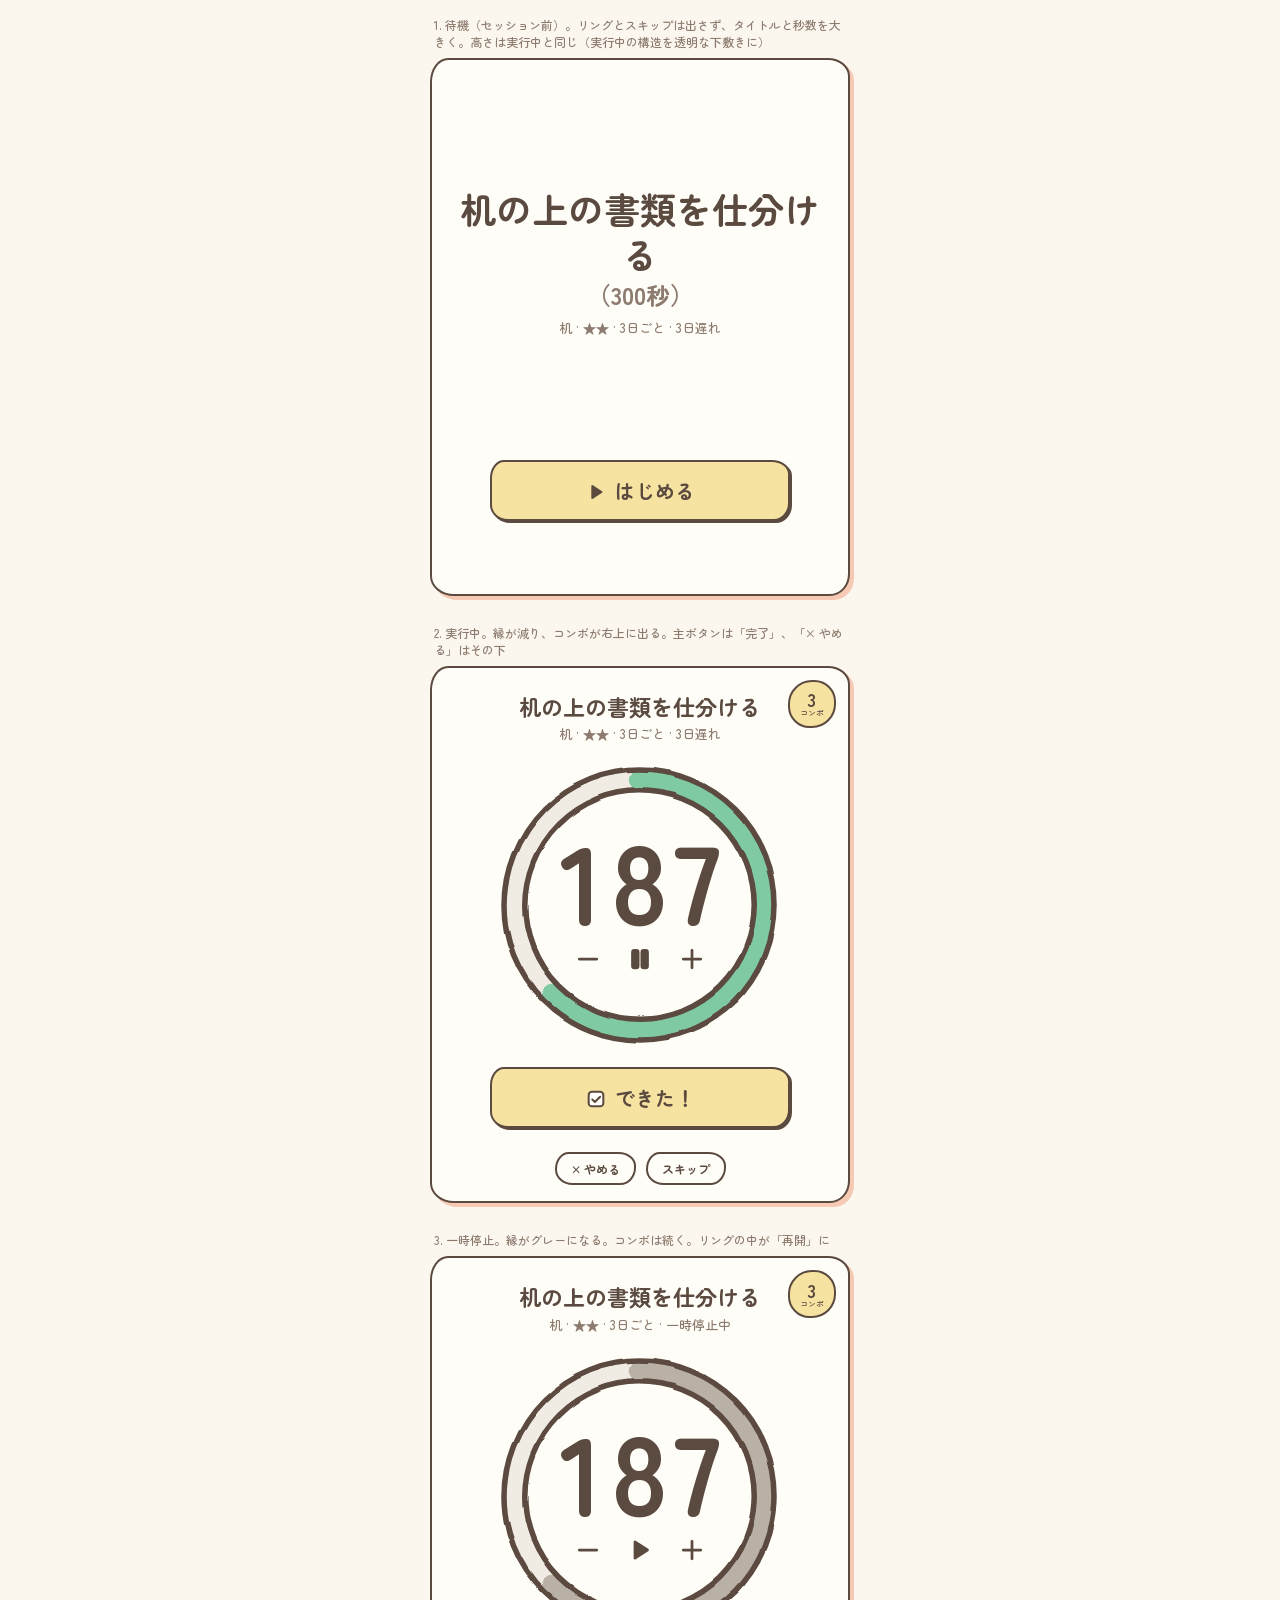
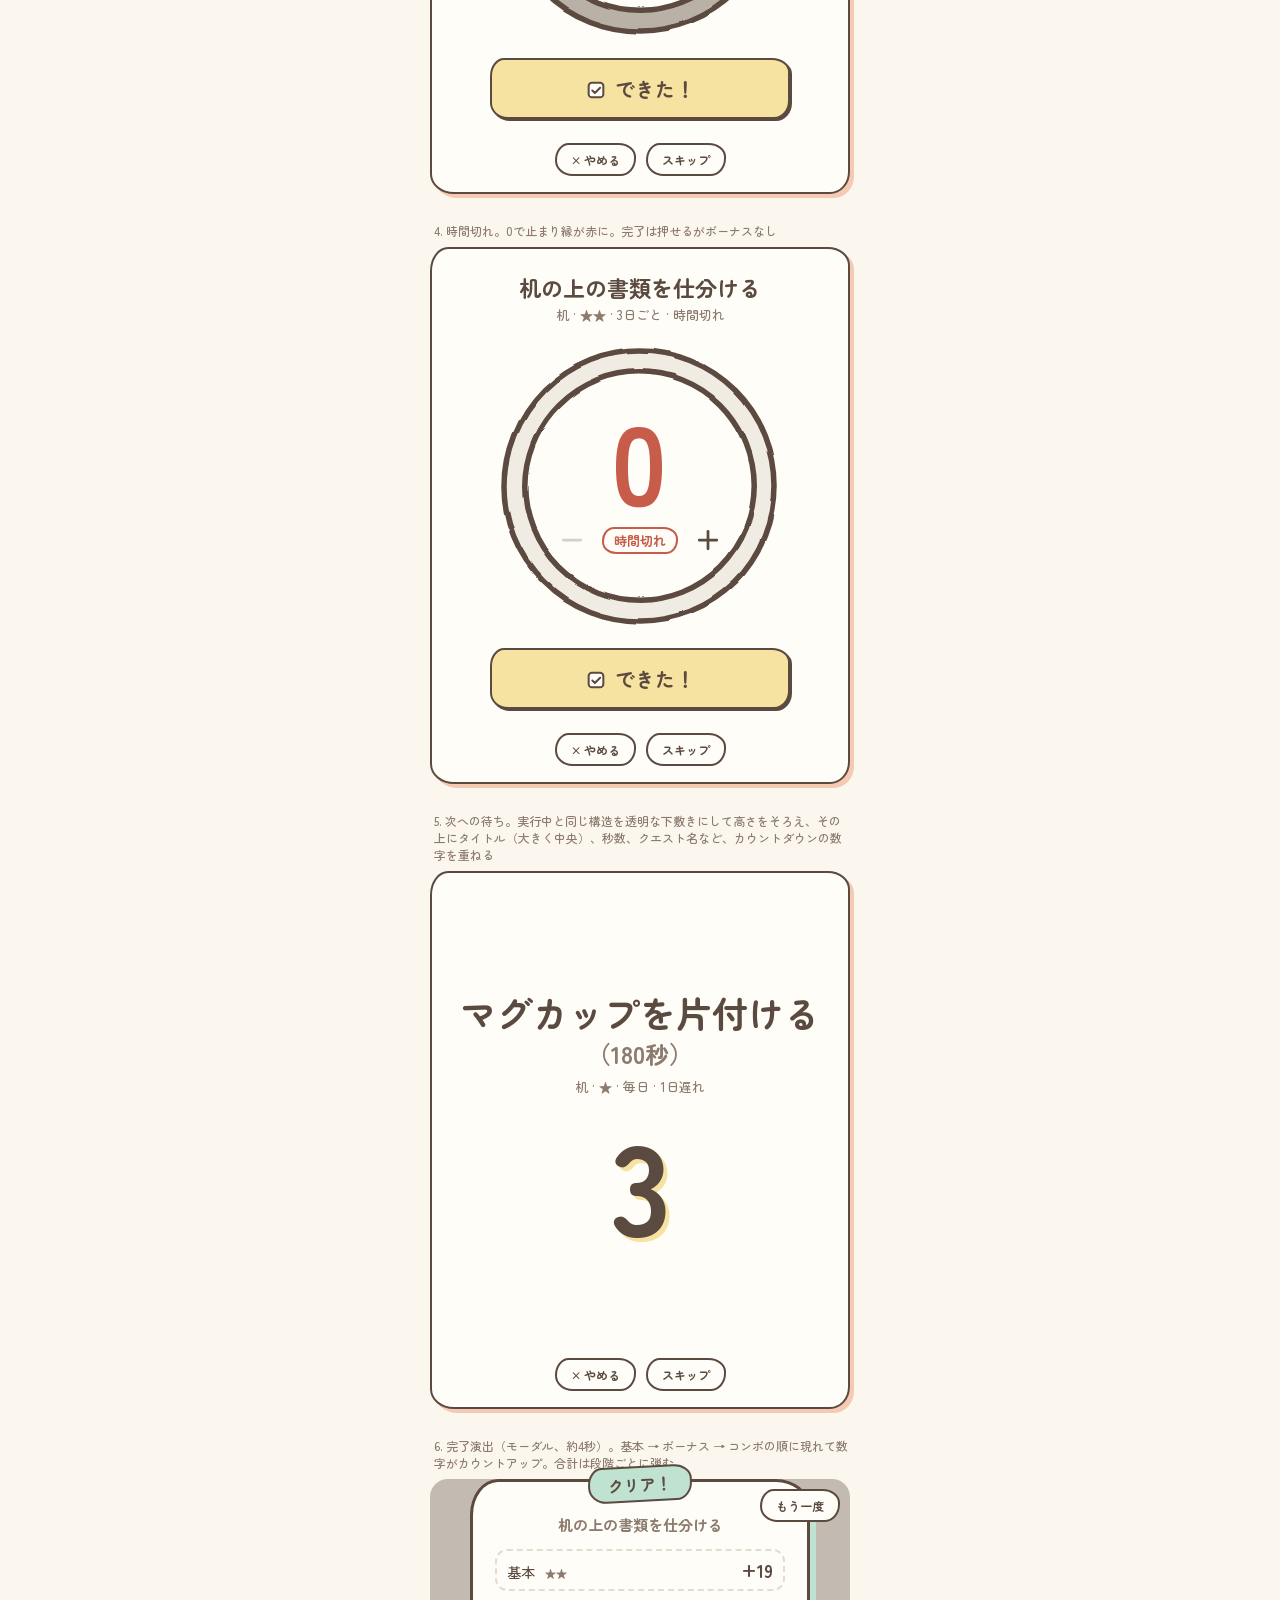
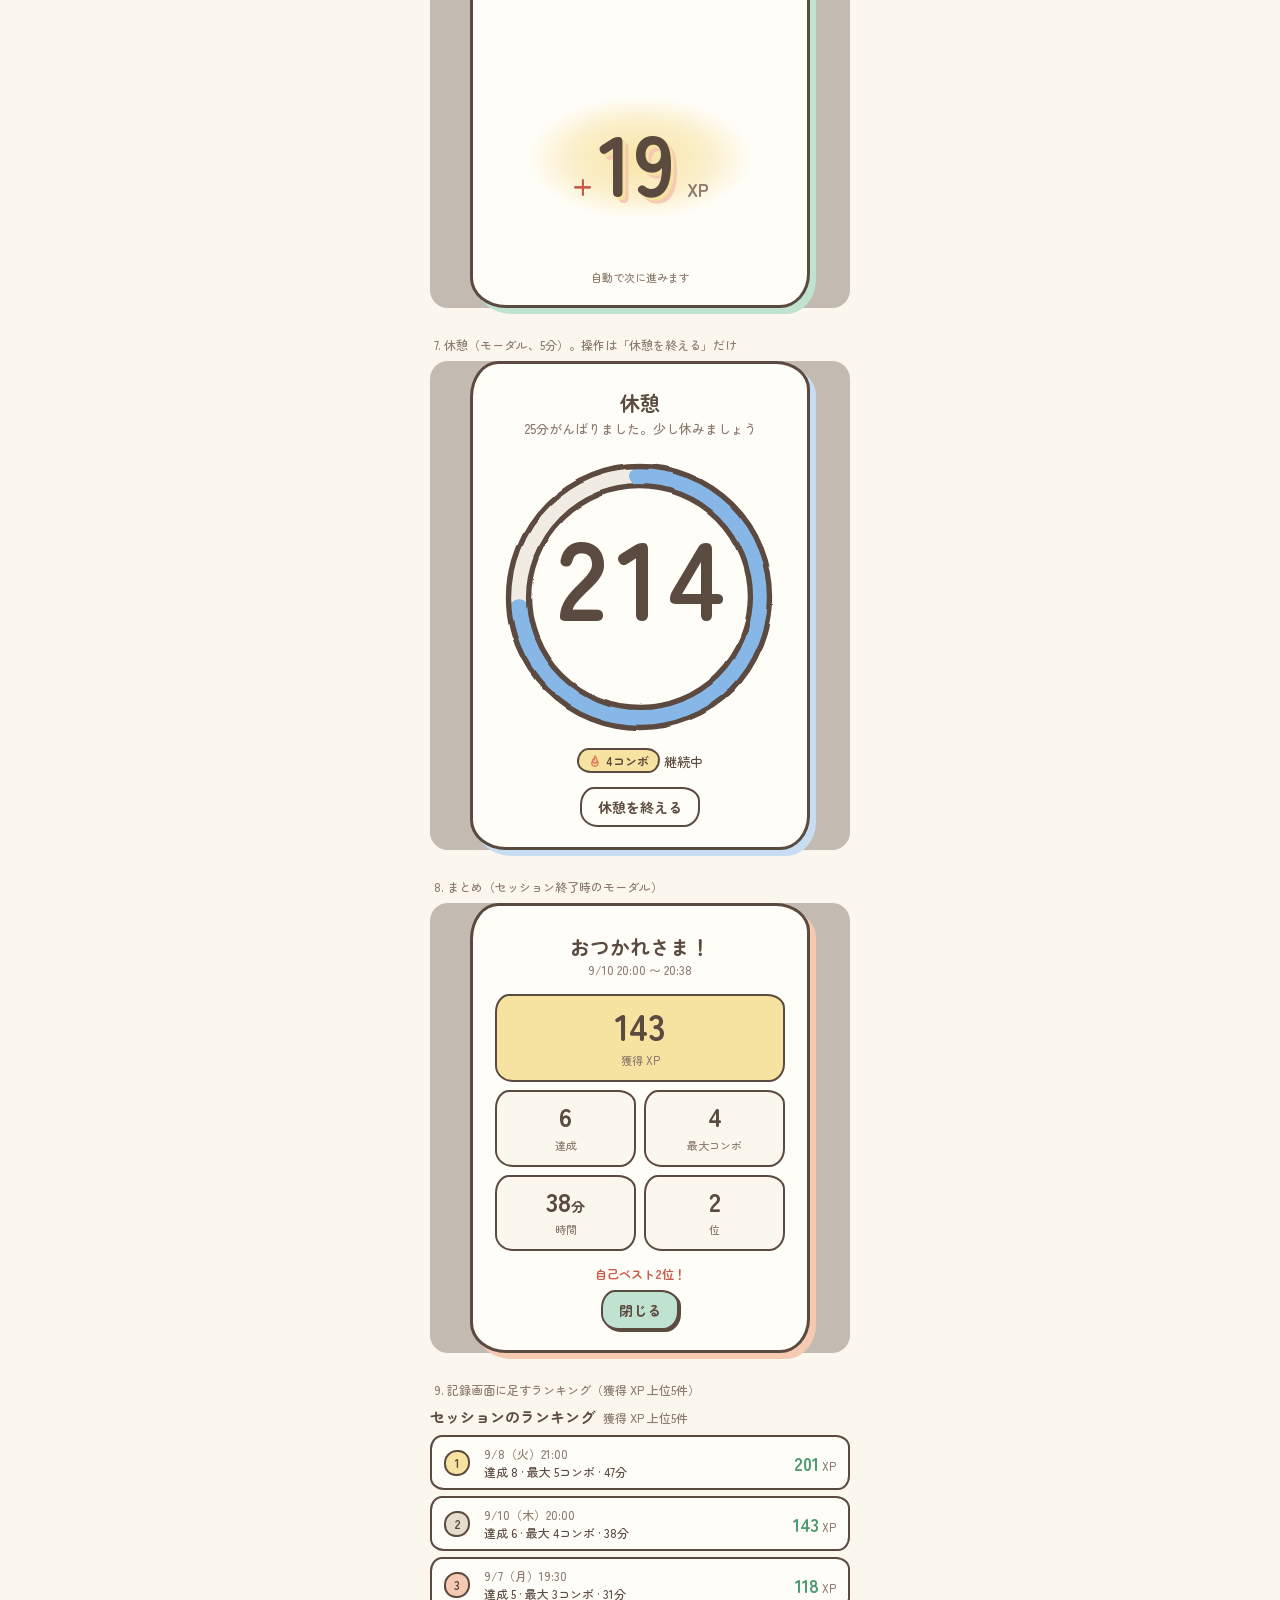
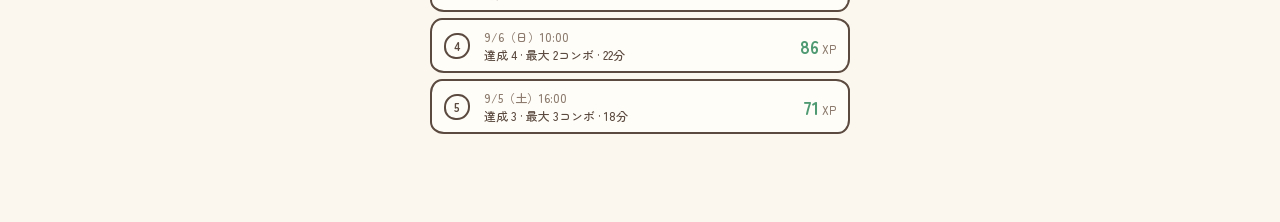
<file: docs/design-timer.html>
<!DOCTYPE html>
<html lang="ja">
<head>
  <meta charset="UTF-8">
  <meta name="viewport" content="width=device-width, initial-scale=1, viewport-fit=cover">
  <title>デザイン案: クエストのタイマー</title>
  <link href="https://fonts.googleapis.com/css2?family=Zen+Maru+Gothic:wght@500;700&display=swap" rel="stylesheet">
  <link rel="stylesheet" href="../public/style.css">
  <style>
    /* モックアップ用: 本文だけスクロールさせる構造を外し、縦に並べる */
    body { position: static; display: block; overflow: auto; height: auto; padding: 16px 16px 60px; }
    .mock-section { margin: 0 auto 28px; max-width: 420px; }
    .mock-label { font-size: 12px; color: var(--ink-soft); margin: 0 0 8px; padding-left: 4px; }
    .mock-modal { position: relative; inset: auto; min-height: 360px; border-radius: 18px; }

    /* ---- ここから実装で style.css に移す予定の指定 ---- */
    .focus-card { position: relative; }
    .focus-combo {
      display: inline-flex; align-items: center; gap: 4px;
      font-size: 12px; font-weight: 700; padding: 2px 9px;
      border: 2px solid var(--ink); border-radius: 12px 14px 12px 14px / 14px 12px 14px 12px;
      background: var(--yellow);
    }
    .focus-combo.is-zero { background: var(--line); color: var(--ink-soft); }

    .qt { position: relative; display: flex; flex-direction: column; align-items: center; margin: 12px 0 4px; }
    .qt-dial { position: relative; width: min(300px, 100%); aspect-ratio: 1; }
    .qt-ring { width: 100%; height: 100%; overflow: visible; display: block; }
    .qt-ring .qt-track { fill: var(--paper); stroke: #f1ece3; stroke-width: 9; }
    .qt-ring .qt-fill { fill: none; stroke: #7fcaa2; stroke-width: 9; stroke-linecap: round; transform: rotate(-90deg); transform-origin: 50% 50%; }
    .qt-ring .qt-edge { fill: none; stroke: var(--ink); stroke-width: 2.4; }
    .qt.is-paused .qt-fill { stroke: #b9b0a6; }
    .qt.is-timeup .qt-fill { stroke: #e6887a; }
    .qt-center { position: absolute; top: 0; left: 0; width: 100%; height: 100%; display: flex; flex-direction: column; align-items: center; justify-content: flex-start; padding-top: 22%; box-sizing: border-box; pointer-events: none; }
    .qt-seconds { height: 112px; display: flex; align-items: center; }
    .qt-slot { height: 40px; margin-top: 6px; display: flex; align-items: center; justify-content: center; gap: 8px; }
    .qt-ctl { pointer-events: auto; width: 44px; height: 40px; display: flex; align-items: center; justify-content: center; border: none; border-radius: 10px; background: transparent; color: var(--ink); box-shadow: none; }
    .qt-ctl .icon { width: 30px; height: 30px; --icon-fill-a: currentColor; stroke-width: 2.2; }
    .qt-ctl:active { transform: translate(1px, 1px); opacity: 0.6; }
    .qt-ctl:disabled { opacity: 0.25; }
    .qt-seconds { font-size: min(112px, 30vw); font-weight: 700; line-height: 1; font-variant-numeric: tabular-nums; letter-spacing: 0.01em; }
        .qt.is-timeup .qt-seconds { color: #c85c4a; }
    .qt-status { font-size: 13px; font-weight: 700; color: var(--ink-soft); padding: 2px 10px; border: 2px solid var(--line); border-radius: 12px 14px 12px 14px / 14px 12px 14px 12px; background: var(--bg); }
    .qt-timeup { font-size: 13px; font-weight: 700; color: #c85c4a; padding: 2px 10px; border: 2px solid #c85c4a; border-radius: 12px 14px 12px 14px / 14px 12px 14px 12px; }

    .qt-actions { display: flex; flex-direction: column; align-items: center; gap: 24px; margin-top: 12px; }
    .qt-main { width: 78%; font-size: 20px; padding: 14px 16px; }
    .qt-main { background: var(--yellow); }
    .qt-main:disabled { opacity: 0.4; box-shadow: none; }
    .qt-subrow { display: flex; justify-content: center; gap: 10px; width: 100%; }
    .qt-small { font-size: 12px; padding: 6px 14px; box-shadow: none; }
    .qt-small:active { transform: translate(1px, 1px); background: var(--bg); }
    .qt-small:disabled { opacity: 0.35; }
    .qt-quit { background: var(--paper); color: var(--ink); }

    /* 次への待ち: リングの上に重ねる */

    /* 完了演出モーダル */
    .clear-card { position: relative; width: min(92vw, 340px); padding: 26px 22px 20px; text-align: center; background: var(--paper); border: 3px solid var(--ink); border-radius: 28px 34px 30px 36px / 36px 28px 34px 30px; box-shadow: 6px 6px 0 var(--mint); }
    .clear-ribbon { position: absolute; top: -16px; left: 50%; transform: translateX(-50%) rotate(-3deg); padding: 4px 18px; background: var(--mint); border: 2.4px solid var(--ink); border-radius: 14px 18px 16px 18px / 18px 14px 18px 16px; font-size: 16px; font-weight: 700; white-space: nowrap; }
    .clear-title { margin-top: 6px; font-size: 15px; font-weight: 700; color: var(--ink-soft); overflow-wrap: anywhere; }
    .clear-rows { margin: 14px 0 8px; display: flex; flex-direction: column; gap: 6px; text-align: left; }
    .clear-row { display: flex; justify-content: space-between; align-items: baseline; font-size: 14px; padding: 6px 10px; border: 2px dashed var(--line); border-radius: 12px; }
    .clear-row small { color: var(--ink-soft); font-size: 11px; margin-left: 6px; }
    .clear-row strong { font-size: 18px; font-variant-numeric: tabular-nums; }
    .clear-row.is-bonus { border-color: var(--yellow); background: #fffae6; }
    .clear-total { position: relative; margin-top: 14px; padding: 14px 0 8px; font-weight: 700; line-height: 1.1; font-variant-numeric: tabular-nums; display: flex; align-items: baseline; justify-content: center; gap: 4px; }
    /* 数字の後ろに黄色い光のにじみ */
    .clear-total::before { content: ''; position: absolute; left: 50%; top: 50%; width: 220px; height: 120px; transform: translate(-50%, -50%); background: radial-gradient(ellipse at center, rgba(247, 227, 161, 0.95) 0%, rgba(247, 227, 161, 0.5) 45%, rgba(247, 227, 161, 0) 72%); z-index: 0; pointer-events: none; }
    .clear-plus { position: relative; z-index: 1; font-size: 26px; color: #c85c4a; }
    .clear-num { position: relative; z-index: 1; font-size: 84px; display: inline-block; transform-origin: 50% 80%; color: var(--ink); text-shadow: 3px 3px 0 var(--yellow), 6px 6px 0 var(--peach); letter-spacing: 0.02em; }
    .clear-num.is-boing { animation: boing 0.32s ease-out; }
    .clear-total small { position: relative; z-index: 1; font-size: 18px; margin-left: 6px; color: var(--ink-soft); }
    .clear-spark { position: absolute; top: 12px; width: 26px; height: 26px; color: #c9a227; --icon-fill-a: var(--yellow); --icon-fill-b: var(--yellow); z-index: 1; opacity: 0; }
    .clear-spark.is-left { left: 14px; }
    .clear-spark.is-right { right: 14px; top: 30px; }
    .clear-card.is-final .clear-spark { animation: spark-pop 0.6s ease-out forwards; }
    .clear-card.is-final .clear-spark.is-right { animation-delay: 0.15s; }
    @keyframes spark-pop { 0% { transform: scale(0) rotate(-30deg); opacity: 0; } 60% { transform: scale(1.3) rotate(10deg); opacity: 1; } 100% { transform: scale(1) rotate(0); opacity: 1; } }
    @keyframes boing { 0% { transform: scale(1); } 40% { transform: scale(1.22); } 70% { transform: scale(0.94); } 100% { transform: scale(1); } }
    .clear-row, .clear-combo { transition: opacity 0.25s, transform 0.25s; }
    .clear-row.is-hidden, .clear-combo.is-hidden { opacity: 0; transform: translateY(6px); }
    .clear-card.is-pop { animation: levelup-card 0.6s cubic-bezier(0.2, 1.4, 0.4, 1); }
    .clear-combo { display: inline-block; margin-top: 8px; padding: 3px 14px; background: var(--yellow); border: 2.2px solid var(--ink); border-radius: 14px 18px 16px 18px / 18px 14px 18px 16px; font-weight: 700; }
    .clear-hint { margin-top: 12px; font-size: 11px; color: var(--ink-soft); }

    /* 休憩モーダル */
    .break-card { width: min(92vw, 340px); padding: 24px 22px 20px; text-align: center; background: var(--paper); border: 3px solid var(--ink); border-radius: 28px 34px 30px 36px / 36px 28px 34px 30px; box-shadow: 6px 6px 0 var(--sky); }
    .break-title { font-size: 20px; font-weight: 700; }
    .break-sub { font-size: 13px; color: var(--ink-soft); margin-top: 2px; }
    .break-card .qt { margin: 14px 0 6px; }
    .break-card .qt-fill { stroke: #86b7e6; }
    .break-note { font-size: 13px; margin: 6px 0 14px; }

    /* まとめモーダル */
    .sum-card { width: min(92vw, 340px); padding: 26px 22px 20px; text-align: center; background: var(--paper); border: 3px solid var(--ink); border-radius: 28px 34px 30px 36px / 36px 28px 34px 30px; box-shadow: 6px 6px 0 var(--peach); }
    .sum-title { font-size: 20px; font-weight: 700; }
    .sum-sub { font-size: 12px; color: var(--ink-soft); }
    .sum-grid { display: grid; grid-template-columns: 1fr 1fr; gap: 8px; margin: 16px 0 14px; }
    .sum-cell { padding: 10px 6px; border: 2.2px solid var(--ink); border-radius: 14px 18px 16px 18px / 18px 14px 18px 16px; background: var(--bg); }
    .sum-cell strong { display: block; font-size: 26px; line-height: 1.1; font-variant-numeric: tabular-nums; }
    .sum-cell span { font-size: 11px; color: var(--ink-soft); }
    .sum-cell.is-main { background: var(--yellow); grid-column: 1 / -1; }
    .sum-cell.is-main strong { font-size: 36px; }
    .sum-best { font-size: 12px; color: #c85c4a; font-weight: 700; margin-bottom: 8px; }

    /* 記録: ランキング */
    .rank-list { list-style: none; margin: 0; padding: 0; display: flex; flex-direction: column; gap: 6px; }
    .rank-row { display: grid; grid-template-columns: 30px 1fr auto; align-items: center; gap: 10px; padding: 8px 12px; background: var(--paper); border: 2px solid var(--ink); border-radius: 12px 14px 12px 14px / 14px 12px 14px 12px; }
    .rank-no { width: 26px; height: 26px; display: flex; align-items: center; justify-content: center; border: 2px solid var(--ink); border-radius: 50% 45% 50% 45%; font-size: 12px; font-weight: 700; background: var(--paper); }
    .rank-row:nth-child(1) .rank-no { background: var(--yellow); }
    .rank-row:nth-child(2) .rank-no { background: var(--line); }
    .rank-row:nth-child(3) .rank-no { background: var(--peach); }
    .rank-body { display: flex; flex-direction: column; gap: 1px; min-width: 0; }
    .rank-date { font-size: 12px; color: var(--ink-soft); }
    .rank-meta { font-size: 12px; }
    .rank-xp { font-size: 18px; font-weight: 700; color: #4f9a72; font-variant-numeric: tabular-nums; white-space: nowrap; }
    .rank-xp small { font-size: 11px; color: var(--ink-soft); font-weight: 500; }
  
    /* タイマー右上のコンボ */
    .qt-combo {
      position: absolute; right: 12px; top: 12px; z-index: 2;
      width: 48px; height: 48px; display: flex; flex-direction: column; align-items: center; justify-content: center;
      border: 2.2px solid var(--ink); border-radius: 50% 45% 50% 45%; background: var(--yellow); line-height: 1;
    }
    .qt-combo strong { font-size: 18px; font-weight: 700; }
    .qt-combo small { font-size: 8px; margin-top: 1px; }
    
  
    /* コンボの札と重ならないよう、タイトルとメモは右側を空けて折り返す */
    .focus-card.has-combo .focus-title,
    .focus-card.has-combo .focus-meta { padding-left: 60px; padding-right: 60px; } /* コンボの札の分を左右そろえて中央を保つ */
    
  
    /* タイマーの数字は1桁ずつ同じ幅で並べる */
    .qt-seconds span { display: inline-block; width: 0.51em; text-align: center; }
    
  
        .qt-main .icon { width: 22px; height: 22px; vertical-align: -4px; margin-right: 2px; --icon-fill-a: currentColor; stroke-width: 2.2; }
    .qt-main:not(.is-start) .icon { --icon-fill-a: var(--paper); }
    </style>
</head>
<body>
  <svg width="0" height="0" style="position:absolute" aria-hidden="true">
    <defs>
      <symbol id="i-pause" viewBox="0 0 24 24">
        <rect x="6" y="5" width="4.5" height="14" rx="1.5" style="fill:var(--icon-fill-a, none)"/>
        <rect x="13.5" y="5" width="4.5" height="14" rx="1.5" style="fill:var(--icon-fill-a, none)"/>
      </symbol>
      <symbol id="i-play" viewBox="0 0 24 24">
        <path d="M8 5.5v13l10-6.5Z" style="fill:var(--icon-fill-a, none)"/>
      </symbol>
      <symbol id="i-sparkle" viewBox="0 0 24 24">
        <path d="M12 3c.6 4.2 2.4 6.4 7 7-4.6.6-6.4 2.8-7 7-.6-4.2-2.4-6.4-7-7 4.6-.6 6.4-2.8 7-7Z" style="fill:var(--icon-fill-a, none)"/>
        <path d="M18.5 15c.3 1.7 1 2.6 2.5 3-1.5.4-2.2 1.3-2.5 3-.3-1.7-1-2.6-2.5-3 1.5-.4 2.2-1.3 2.5-3Z" style="fill:var(--icon-fill-b, none)" stroke-width="1.4"/>
      </symbol>
      <symbol id="i-plus" viewBox="0 0 24 24">
        <path d="M12 5v14M5 12h14" fill="none"/>
      </symbol>
      <symbol id="i-check-box" viewBox="0 0 24 24">
        <rect x="4" y="4" width="16" height="16" rx="3.5" style="fill:var(--icon-fill-a, none)"/>
        <path d="m8 12.5 2.8 2.8L16.5 9.5" fill="none"/>
      </symbol>
      <symbol id="i-minus" viewBox="0 0 24 24">
        <path d="M5 12h14" fill="none"/>
      </symbol>
      <symbol id="i-flame" viewBox="0 0 24 24">
        <path d="M12 3c1 3 4 4.5 4 9a4 4 0 0 1-8 0c0-1.5.6-2.6 1.3-3.4.3 1 .9 1.6 1.7 1.9C10.5 8 11.5 5.5 12 3Z" style="fill:var(--icon-fill-a, none)"/>
        <path d="M12 21a5.5 5.5 0 0 1-5.5-5.5c0-1.2.4-2.2 1-3" fill="none"/>
        <path d="M12 21a5.5 5.5 0 0 0 5.5-5.5c0-1.2-.4-2.2-1-3" fill="none"/>
      </symbol>
    </defs>
  </svg>

  <!-- 1 -->
  <section class="mock-section">
    <p class="mock-label">1. 待機（セッション前）。リングとスキップは出さず、タイトルと秒数を大きく。高さは実行中と同じ（実行中の構造を透明な下敷きに）</p>
    <div class="focus-card focus-card--idle">
      <div class="focus-title">机の上の書類を仕分ける</div>
      <div class="focus-meta">机 · ★★ · 3日ごと · 3日遅れ</div>
      <div class="qt"><div class="qt-dial"><svg class="qt-ring" viewBox="0 0 130 130"><g><circle class="qt-track" cx="65" cy="65" r="54"/><circle class="qt-fill" cx="65" cy="65" r="54" stroke-dasharray="339.3" stroke-dashoffset="0"/><circle class="qt-edge" cx="65" cy="65" r="58.5"/><circle class="qt-edge" cx="65" cy="65" r="49.5"/></g></svg><div class="qt-center"><div class="qt-seconds"><span>3</span><span>0</span><span>0</span></div><div class="qt-slot"><span class="qt-ctl"><svg class="icon" aria-hidden="true"><use href="#i-minus"/></svg></span><span class="qt-ctl"><svg class="icon" aria-hidden="true"><use href="#i-pause"/></svg></span><span class="qt-ctl"><svg class="icon" aria-hidden="true"><use href="#i-plus"/></svg></span></div></div></div></div>
      <div class="qt-actions"><span class="btn btn-primary qt-main">はじめる</span><div class="qt-subrow"><span class="btn qt-small">× やめる</span><span class="btn qt-small">スキップ</span></div></div>
      <div class="cd-overlay">
        <div class="cd-body">
          <div class="cd-title">机の上の書類を仕分ける<span class="cd-sec">（300秒）</span></div>
          <div class="cd-meta">机 · ★★ · 3日ごと · 3日遅れ</div>
        </div>
        <div class="qt-actions">
          <button class="btn btn-primary qt-main is-start"><svg class="icon" aria-hidden="true"><use href="#i-play"/></svg> はじめる</button>
          <div class="qt-subrow"><span class="btn qt-small is-ghost">スキップ</span></div>
        </div>
      </div>
    </div>
  </section>

  <!-- 2 -->
  <section class="mock-section">
    <p class="mock-label">2. 実行中。縁が減り、コンボが右上に出る。主ボタンは「完了」、「× やめる」はその下</p>
    <div class="focus-card has-combo">
      <div class="focus-title">机の上の書類を仕分ける</div>
      <div class="focus-meta">机 · ★★ · 3日ごと · 3日遅れ</div>
      <div class="qt">
        <div class="qt-dial">
          <svg class="qt-ring" viewBox="0 0 130 130"><g filter="url(#wobble)">
            <circle class="qt-track" cx="65" cy="65" r="54"/>
            <circle class="qt-fill" cx="65" cy="65" r="54" stroke-dasharray="339.3" stroke-dashoffset="128"/>
            <circle class="qt-edge" cx="65" cy="65" r="58.5"/><circle class="qt-edge" cx="65" cy="65" r="49.5"/>
          </g></svg>
          <div class="qt-center"><div class="qt-seconds"><span>1</span><span>8</span><span>7</span></div><div class="qt-slot"><button class="qt-ctl" aria-label="10秒引く"><svg class="icon" aria-hidden="true"><use href="#i-minus"/></svg></button><button class="qt-ctl" aria-label="一時停止"><svg class="icon" aria-hidden="true"><use href="#i-pause"/></svg></button><button class="qt-ctl" aria-label="10秒足す"><svg class="icon" aria-hidden="true"><use href="#i-plus"/></svg></button></div></div>
          
        </div>
      </div>
      <div class="qt-actions">
        <button class="btn btn-primary qt-main "><svg class="icon" aria-hidden="true"><use href="#i-check-box"/></svg> できた！</button>
        <div class="qt-subrow"><button class="btn qt-small qt-quit">× やめる</button><button class="btn qt-small">スキップ</button></div>
      </div>
      <div class="qt-combo"><strong>3</strong><small>コンボ</small></div>
    </div>
  </section>

  <!-- 3 -->
  <section class="mock-section">
    <p class="mock-label">3. 一時停止。縁がグレーになる。コンボは続く。リングの中が「再開」に</p>
    <div class="focus-card has-combo">
      <div class="focus-title">机の上の書類を仕分ける</div>
      <div class="focus-meta">机 · ★★ · 3日ごと · 一時停止中</div>
      <div class="qt is-paused">
        <div class="qt-dial">
          <svg class="qt-ring" viewBox="0 0 130 130"><g filter="url(#wobble)">
            <circle class="qt-track" cx="65" cy="65" r="54"/>
            <circle class="qt-fill" cx="65" cy="65" r="54" stroke-dasharray="339.3" stroke-dashoffset="128"/>
            <circle class="qt-edge" cx="65" cy="65" r="58.5"/><circle class="qt-edge" cx="65" cy="65" r="49.5"/>
          </g></svg>
          <div class="qt-center"><div class="qt-seconds"><span>1</span><span>8</span><span>7</span></div><div class="qt-slot"><button class="qt-ctl" aria-label="10秒引く"><svg class="icon" aria-hidden="true"><use href="#i-minus"/></svg></button><button class="qt-ctl" aria-label="再開"><svg class="icon" aria-hidden="true"><use href="#i-play"/></svg></button><button class="qt-ctl" aria-label="10秒足す"><svg class="icon" aria-hidden="true"><use href="#i-plus"/></svg></button></div></div>
          
        </div>
      </div>
      <div class="qt-actions">
        <button class="btn btn-primary qt-main "><svg class="icon" aria-hidden="true"><use href="#i-check-box"/></svg> できた！</button>
        <div class="qt-subrow"><button class="btn qt-small qt-quit">× やめる</button><button class="btn qt-small">スキップ</button></div>
      </div>
      <div class="qt-combo"><strong>3</strong><small>コンボ</small></div>
    </div>
  </section>

  <!-- 4 -->
  <section class="mock-section">
    <p class="mock-label">4. 時間切れ。0で止まり縁が赤に。完了は押せるがボーナスなし</p>
    <div class="focus-card">
      <div class="focus-title">机の上の書類を仕分ける</div>
      <div class="focus-meta">机 · ★★ · 3日ごと · 時間切れ</div>
      <div class="qt is-timeup">
        <div class="qt-dial">
          <svg class="qt-ring" viewBox="0 0 130 130"><g filter="url(#wobble)">
            <circle class="qt-track" cx="65" cy="65" r="54"/>
            <circle class="qt-fill" cx="65" cy="65" r="54" stroke-dasharray="339.3" stroke-dashoffset="339.3"/>
            <circle class="qt-edge" cx="65" cy="65" r="58.5"/><circle class="qt-edge" cx="65" cy="65" r="49.5"/>
          </g></svg>
          <div class="qt-center"><div class="qt-seconds"><span>0</span></div><div class="qt-slot"><button disabled class="qt-ctl" aria-label="10秒引く"><svg class="icon" aria-hidden="true"><use href="#i-minus"/></svg></button><div class="qt-timeup">時間切れ</div><button class="qt-ctl" aria-label="10秒足す"><svg class="icon" aria-hidden="true"><use href="#i-plus"/></svg></button></div></div>
          
        </div>
      </div>
      <div class="qt-actions">
        <button class="btn btn-primary qt-main "><svg class="icon" aria-hidden="true"><use href="#i-check-box"/></svg> できた！</button>
        <div class="qt-subrow"><button class="btn qt-small qt-quit">× やめる</button><button class="btn qt-small">スキップ</button></div>
      </div>
    </div>
  </section>

  <!-- 5 -->
  <section class="mock-section">
    <p class="mock-label">5. 次への待ち。実行中と同じ構造を透明な下敷きにして高さをそろえ、その上にタイトル（大きく中央）、秒数、クエスト名など、カウントダウンの数字を重ねる</p>
    <div class="focus-card focus-card--countdown">
      <div class="focus-title">マグカップを片付ける</div>
      <div class="focus-meta">キッチン · ★ · 毎日 · 1日遅れ</div>
      <div class="qt"><div class="qt-dial"><svg class="qt-ring" viewBox="0 0 130 130"><g><circle class="qt-track" cx="65" cy="65" r="54"/><circle class="qt-fill" cx="65" cy="65" r="54" stroke-dasharray="339.3" stroke-dashoffset="0"/><circle class="qt-edge" cx="65" cy="65" r="58.5"/><circle class="qt-edge" cx="65" cy="65" r="49.5"/></g></svg><div class="qt-center"><div class="qt-seconds"><span>1</span><span>8</span><span>0</span></div><div class="qt-slot"><span class="qt-ctl"><svg class="icon" aria-hidden="true"><use href="#i-minus"/></svg></span><span class="qt-ctl"><svg class="icon" aria-hidden="true"><use href="#i-pause"/></svg></span><span class="qt-ctl"><svg class="icon" aria-hidden="true"><use href="#i-plus"/></svg></span></div></div></div></div>
      <div class="qt-actions"><span class="btn btn-primary qt-main">はじめる</span><div class="qt-subrow"><span class="btn qt-small">× やめる</span><span class="btn qt-small">スキップ</span></div></div>
      <div class="cd-overlay">
        <div class="cd-body">
          <div class="cd-title">マグカップを片付ける<span class="cd-sec">（180秒）</span></div>
          <div class="cd-meta">机 · ★ · 毎日 · 1日遅れ</div>
          <div class="cd-num is-pop">3</div>
        </div>
        <div class="qt-actions">
          <div class="qt-subrow"><button class="btn qt-small qt-quit">× やめる</button><button class="btn qt-small">スキップ</button></div>
        </div>
      </div>
    </div>
  </section>

  <!-- 6 -->
  <section class="mock-section">
    <p class="mock-label">6. 完了演出（モーダル、約4秒）。基本 → ボーナス → コンボの順に現れて数字がカウントアップ。合計は段階ごとに弾む</p>
    <div class="sheet-backdrop mock-modal" style="display:flex;align-items:center;justify-content:center">
      <div class="clear-card" id="clear-card">
        <div class="clear-ribbon">クリア！</div>
        <div class="clear-title">机の上の書類を仕分ける</div>
        <div class="clear-rows">
          <div class="clear-row" data-step="0"><span>基本 <small>★★</small></span><strong>+0</strong></div>
          <div class="clear-row is-bonus" data-step="1"><span>ボーナス <small>残り 96秒</small></span><strong>+0</strong></div>
          <div class="clear-row is-bonus" data-step="2"><span>コンボ <small>3コンボ</small></span><strong>+0</strong></div>
        </div>
        <div class="clear-total"><svg class="icon clear-spark is-left" aria-hidden="true"><use href="#i-sparkle"/></svg><span class="clear-plus">+</span><span class="clear-num">0</span><small>XP</small><svg class="icon clear-spark is-right" aria-hidden="true"><use href="#i-sparkle"/></svg></div>
        <div class="clear-combo" data-step="3">3コンボ！</div>
        <div class="clear-hint">自動で次に進みます</div>
      </div>
      <button class="btn qt-small" id="replay" style="position:absolute;right:10px;top:10px">もう一度</button>
    </div>
  </section>

  <!-- 7 -->
  <section class="mock-section">
    <p class="mock-label">7. 休憩（モーダル、5分）。操作は「休憩を終える」だけ</p>
    <div class="sheet-backdrop mock-modal" style="display:flex;align-items:center;justify-content:center">
      <div class="break-card">
        <div class="break-title">休憩</div>
        <div class="break-sub">25分がんばりました。少し休みましょう</div>
        <div class="qt">
        <div class="qt-dial">
          <svg class="qt-ring" viewBox="0 0 130 130"><g filter="url(#wobble)">
            <circle class="qt-track" cx="65" cy="65" r="54"/>
            <circle class="qt-fill" cx="65" cy="65" r="54" stroke-dasharray="339.3" stroke-dashoffset="90"/>
            <circle class="qt-edge" cx="65" cy="65" r="58.5"/><circle class="qt-edge" cx="65" cy="65" r="49.5"/>
          </g></svg>
          <div class="qt-center"><div class="qt-seconds"><span>2</span><span>1</span><span>4</span></div><div class="qt-slot"></div></div>
          
        </div>
      </div>
        <div class="break-note"><span class="focus-combo"><svg class="icon icon-flame" aria-hidden="true"><use href="#i-flame"/></svg>4コンボ</span> 継続中</div>
        <button class="btn">休憩を終える</button>
      </div>
    </div>
  </section>

  <!-- 8 -->
  <section class="mock-section">
    <p class="mock-label">8. まとめ（セッション終了時のモーダル）</p>
    <div class="sheet-backdrop mock-modal" style="display:flex;align-items:center;justify-content:center">
      <div class="sum-card">
        <div class="sum-title">おつかれさま！</div>
        <div class="sum-sub">9/10 20:00 〜 20:38</div>
        <div class="sum-grid">
          <div class="sum-cell is-main"><strong>143</strong><span>獲得 XP</span></div>
          <div class="sum-cell"><strong>6</strong><span>達成</span></div>
          <div class="sum-cell"><strong>4</strong><span>最大コンボ</span></div>
          <div class="sum-cell"><strong>38<small style="font-size:14px">分</small></strong><span>時間</span></div>
          <div class="sum-cell"><strong>2</strong><span>位</span></div>
        </div>
        <div class="sum-best">自己ベスト2位！</div>
        <button class="btn btn-primary">閉じる</button>
      </div>
    </div>
  </section>

  <!-- 9 -->
  <section class="mock-section">
    <p class="mock-label">9. 記録画面に足すランキング（獲得 XP 上位5件）</p>
    <h2 class="log-heading">セッションのランキング <span class="log-sub">獲得 XP 上位5件</span></h2>
    <ul class="rank-list">
      <li class="rank-row"><span class="rank-no">1</span><span class="rank-body"><span class="rank-date">9/8（火）21:00</span><span class="rank-meta">達成 8 · 最大 5コンボ · 47分</span></span><span class="rank-xp">201<small> XP</small></span></li>
      <li class="rank-row"><span class="rank-no">2</span><span class="rank-body"><span class="rank-date">9/10（木）20:00</span><span class="rank-meta">達成 6 · 最大 4コンボ · 38分</span></span><span class="rank-xp">143<small> XP</small></span></li>
      <li class="rank-row"><span class="rank-no">3</span><span class="rank-body"><span class="rank-date">9/7（月）19:30</span><span class="rank-meta">達成 5 · 最大 3コンボ · 31分</span></span><span class="rank-xp">118<small> XP</small></span></li>
      <li class="rank-row"><span class="rank-no">4</span><span class="rank-body"><span class="rank-date">9/6（日）10:00</span><span class="rank-meta">達成 4 · 最大 2コンボ · 22分</span></span><span class="rank-xp">86<small> XP</small></span></li>
      <li class="rank-row"><span class="rank-no">5</span><span class="rank-body"><span class="rank-date">9/5（土）16:00</span><span class="rank-meta">達成 3 · 最大 3コンボ · 18分</span></span><span class="rank-xp">71<small> XP</small></span></li>
    </ul>
  </section>

  <div class="fx-layer" id="fx-layer" aria-hidden="true"></div>
  <script src="../public/game.js"></script>
  <script src="../public/effects.js"></script>
  <script>
    // 完了演出の再生（モックアップ用）
    let mockTimers = [];
    function later(fn, ms) { mockTimers.push(setTimeout(fn, ms)); }
    function playClear() {
      // 前の再生が残っていたら止める
      mockTimers.forEach(clearTimeout); mockTimers = [];
      const card = document.getElementById('clear-card');
      const rows = [...card.querySelectorAll('[data-step]')];
      rows.forEach((r) => r.classList.add('is-hidden'));
      card.querySelectorAll('.clear-row strong').forEach((el) => { el.textContent = '+0'; });
      const num = card.querySelector('.clear-num');
      num.textContent = '0';
      card.classList.remove('is-pop', 'is-final'); void card.offsetWidth; card.classList.add('is-pop');
      const r = card.getBoundingClientRect();
      const cx = r.left + r.width / 2, cy = r.top + r.height / 2;
      burstAt(cx, r.top + 10, 36, 220);
      later(() => burstAt(r.left + 20, cy, 18, 150), 200);
      later(() => burstAt(r.right - 20, cy, 18, 150), 350);
      const values = [25, 10, 3];
      let total = 0;
      const boing = () => { num.classList.remove('is-boing'); void num.offsetWidth; num.classList.add('is-boing'); };
      values.forEach((v, i) => {
        later(() => {
          rows[i].classList.remove('is-hidden');
          const strong = rows[i].querySelector('strong');
          const from = total;
          // 数字は段階的に増やし、増えるたびに合計をボインと弾ませる（最大8段階）
          const steps = Math.min(v, 8);
          for (let k = 1; k <= steps; k++) {
            later(() => {
              const cur = Math.round(v * k / steps);
              strong.textContent = '+' + cur;
              num.textContent = from + cur;
              boing();
              if (k === steps) total = from + v;
            }, Math.round(650 * k / steps));
          }
        }, 500 + i * 900);
      });
      later(() => { rows[3].classList.remove('is-hidden'); card.classList.add('is-final'); burstAt(cx, cy + 40, 30, 200); boing(); }, 500 + 3 * 900);
    }
    document.getElementById('replay').addEventListener('click', playClear);
    window.addEventListener('load', () => setTimeout(playClear, 800));
  </script>
  <svg width="0" height="0" style="position:absolute" aria-hidden="true">
    <filter id="wobble" x="-5%" y="-5%" width="110%" height="110%">
      <feTurbulence type="fractalNoise" baseFrequency="0.035" numOctaves="2" seed="7" result="noise"/>
      <feDisplacementMap in="SourceGraphic" in2="noise" scale="2.2" xChannelSelector="R" yChannelSelector="G"/>
    </filter>
  </svg>
</body>
</html>
</file>
<file: public/style.css>
:root {
  --bg: #fbf6ee;
  --paper: #fffdf8;
  --ink: #5b4a3f;
  --ink-soft: #8c7b6e;
  --line: #e6dccd;
  --peach: #f6c9b3;
  --mint: #bfe3d0;
  --sky: #c9ddf2;
  --lav: #dcd0f0;
  --yellow: #f7e3a1;
  --pink: #f4b8c8;
  --clean: #a9d9bd;
  --normal: #f5d98a;
  --messy: #f2a9a0;
  --radius-wobbly: 18px 22px 20px 24px / 24px 18px 22px 20px;
  --gauge: var(--yellow); /* 経験値ゲージの色（黄） */
  /* 端末の切り欠きやホームインジケーターの分。app.js が実測値（px）で上書きする */
  --inset-top: env(safe-area-inset-top, 0px);
  --inset-bottom: env(safe-area-inset-bottom, 0px);
  --safe-bottom: var(--inset-bottom);
  --header-top: calc(14px + var(--inset-top));
}

/* 全画面（ホーム画面から起動）のとき。メディアクエリが効かない端末向けに、JS で付ける印でも同じにする */
@media (display-mode: standalone) {
  :root {
    --header-top: max(4px, calc(var(--inset-top) - 6px));
  }
}

:root.is-standalone {
  --header-top: max(4px, calc(var(--inset-top) - 6px));
}

html { background: var(--paper); }

* { box-sizing: border-box; }

[hidden] { display: none !important; }

html, body {
  margin: 0;
  height: 100%;
  background: var(--bg);
  color: var(--ink);
  font-family: "Zen Maru Gothic", "Hiragino Maru Gothic ProN", "Rounded Mplus 1c", "Yu Gothic", sans-serif;
  font-weight: 500;
  -webkit-font-smoothing: antialiased;
}

/* ページ全体は固定し、本文（.main）だけをスクロールさせる。
   こうするとヘッダーとタブバーが慣性スクロールで動かない */
body {
  position: fixed;
  inset: 0;
  display: flex;
  flex-direction: column;
  overflow: hidden;
  touch-action: pan-x pan-y; /* ピンチズームとダブルタップ拡大を効かせない（スクロールだけ） */
}

button {
  font: inherit;
  color: inherit;
  background: none;
  border: none;
  padding: 0;
  cursor: pointer;
}

/* アイコン（index.html のスプライトを use で参照） */
.icon {
  width: 1em;
  height: 1em;
  vertical-align: -0.18em;
  fill: none;
  stroke: currentColor;
  stroke-width: 2;
  stroke-linecap: round;
  stroke-linejoin: round;
  flex: none;
}

.icon-flame { width: 1.15em; height: 1.15em; color: #e0704a; --icon-fill-a: var(--peach); }
.icon-flame.icon-off { color: var(--ink-soft); --icon-fill-a: var(--line); }
.icon-timer { --icon-fill-a: var(--sky); }
.icon-sparkle { color: #c9a227; --icon-fill-a: var(--yellow); --icon-fill-b: var(--yellow); }

/* ヘッダー */
.header {
  position: relative; /* 作業中の覆い（.header-shade）の基準 */
  flex: none;
  z-index: 10;
  /* 全画面ではステータスバーの下までヘッダーの色を伸ばし、その分の上余白は小さくする */
  padding: var(--header-top) 16px 10px;
  background: var(--bg);
  border-bottom: 2.5px solid var(--ink);
  border-image: none;
}

.header-inner {
  max-width: 900px;
  margin: 0 auto;
}

.visually-hidden {
  position: absolute;
  width: 1px;
  height: 1px;
  margin: -1px;
  overflow: hidden;
  clip: rect(0 0 0 0);
  white-space: nowrap;
}

/* ヘッダーの1行: 「Lv. 称号」の札（背景が経験値ゲージ。押すと記録）と設定。開いている画面のボタンをもう一度押すとクエスト一覧へ */
.hd-row {
  display: flex;
  align-items: center;
  gap: 8px;
}

.lv-gauge {
  position: relative;
  flex: 1;
  min-width: 0;
  display: flex;
  align-items: baseline;
  justify-content: space-between;
  gap: 8px;
  overflow: hidden;
  padding: 4px 10px 4px 12px;
  border: 2.2px solid var(--ink);
  border-radius: 14px 18px 16px 20px / 20px 14px 18px 16px;
  background: var(--paper);
  font-size: 13px;
  font-weight: 700;
  white-space: nowrap;
}

/* 塗りが経験値の進み具合。境界線は付けない */
.lv-gauge-fill {
  position: absolute;
  inset: 0;
  width: 0%;
  background: var(--gauge);
  transition: width 0.5s ease;
}

.lv-gauge-text { position: relative; min-width: 0; overflow: hidden; text-overflow: ellipsis; }

/* 現在の経験値は太字で大きく。「/ 次のレベルまで」は小さく添える */
.xp-now {
  position: relative;
  flex: none;
  display: flex;
  align-items: baseline;
  gap: 3px;
  font-variant-numeric: tabular-nums;
}
.xp-now strong { font-size: 20px; line-height: 1; font-weight: 700; color: var(--ink); }
.xp-now span { font-size: 11px; font-weight: 500; color: var(--ink-soft); }

/* メイン */
.main {
  flex: 1;
  min-height: 0;
  overflow-y: auto;
  overscroll-behavior: contain;
  -webkit-overflow-scrolling: touch;
  /* 本文は 900px までで中央寄せ。左右の余白で中央に置く */
  padding: 16px max(16px, calc((100% - 900px) / 2)) calc(32px + var(--safe-bottom));
  overflow-x: hidden; /* 右スワイプで画面をずらしても横にはみ出さない */
  position: relative;
}

/* 記録・設定のページ: 本体（ヘッダーと本文）の上に重なる層。× のヘッダーごと下から上がり（y: 100% → 0%）、閉じるときは下へ下がる */
.page {
  position: fixed;
  inset: 0;
  z-index: 18; /* 作業中の覆い(15)・カード(16)より上、シート(20)より下 */
  display: flex;
  flex-direction: column;
  background: var(--bg);
  transition: transform 0.28s cubic-bezier(0.2, 0.8, 0.3, 1);
  will-change: transform;
}
.page.is-opening { transform: translateY(100%); }
.page.is-closing { transform: translateY(100%); transition: transform 0.24s cubic-bezier(0.6, 0, 0.8, 0.4); }
.page-hd .hd-row { position: relative; justify-content: flex-end; min-height: 36px; }
.page-title { position: absolute; left: 50%; transform: translateX(-50%); font-size: 17px; font-weight: 700; }
.page-body {
  flex: 1;
  min-height: 0;
  overflow-y: auto;
  overscroll-behavior: contain;
  -webkit-overflow-scrolling: touch;
  padding: 16px max(16px, calc((100% - 900px) / 2)) calc(32px + var(--safe-bottom)); /* 本文と同じ余白 */
}
@media (prefers-reduced-motion: reduce) { .page { transition: none; } }

/* データの一括編集: 設定の上に重なるページ。表は横にも縦にもこの中でスクロールする */
.page--edit { z-index: 19; } /* 設定(18)より上、シート(20)・確認ダイアログ(45)より下 */
.edit-bar { flex: none; padding: 10px 16px 0; }
.edit-bar .seg { max-width: 360px; }
.edit-bar .seg-item span { flex-direction: row; justify-content: center; gap: 6px; }
.page-body.edit-body { padding: 10px 16px 16px; overflow: auto; }
.edit-foot {
  flex: none;
  display: flex;
  align-items: center;
  gap: 8px;
  padding: 10px 16px calc(10px + var(--safe-bottom));
  border-top: 2.5px solid var(--ink);
  background: var(--bg);
}
.edit-status { flex: 1; min-width: 0; font-size: 13px; color: var(--ink-soft); }
.edit-foot .btn:disabled { opacity: 0.45; box-shadow: none; }
.edit-add { margin-top: 12px; }

.edit-table { border-collapse: separate; border-spacing: 0; background: var(--paper); border: 2.2px solid var(--ink); }
.edit-table th {
  position: sticky; top: 0; z-index: 1; /* スクロールしても見出しを残す */
  padding: 6px 8px;
  font-size: 12px; text-align: left; white-space: nowrap;
  color: var(--ink-soft);
  background: var(--bg);
  border-bottom: 2px solid var(--ink);
}
.edit-table td { padding: 0; border-bottom: 1px solid var(--line); border-left: 1px solid var(--line); vertical-align: middle; }
.edit-table td:first-child, .edit-table th:first-child { border-left: none; }
.edit-table tbody tr:last-child td { border-bottom: none; }
.edit-table input, .edit-table select, .edit-table textarea {
  display: block;
  width: 100%;
  min-height: 38px;
  box-sizing: border-box;
  padding: 7px 8px;
  border: none;
  border-radius: 0;
  background: transparent;
  font: inherit;
  font-size: 16px; /* 指で操作する端末では、入力時の自動拡大を避ける大きさ */
  color: var(--ink);
}
.edit-table textarea { resize: vertical; line-height: 1.4; }
.edit-table input[type="date"] { -webkit-appearance: none; appearance: none; }
.edit-table input[type="date"]::-webkit-date-and-time-value { text-align: left; }
.edit-table input:focus, .edit-table select:focus, .edit-table textarea:focus { outline: 2.2px solid var(--ink); outline-offset: -2px; background: #fffbe8; }
.edit-table input:disabled, .edit-table select:disabled, .edit-table textarea:disabled { color: var(--ink-soft); opacity: 0.45; }
.edit-table .edit-ro { padding: 0 8px; font-size: 12px; color: var(--ink-soft); white-space: nowrap; }
.edit-table .edit-preview { padding: 0 2px 0 8px; }
.edit-table .edit-preview .cat-icon { margin-right: 0; }
.edit-table .edit-act { padding: 0 6px; }
.edit-table .edit-empty { padding: 16px; font-size: 13px; color: var(--ink-soft); }
.edit-del { padding: 4px 10px; font-size: 12px; white-space: nowrap; border: 1.8px solid var(--line); border-radius: 10px; background: var(--bg); color: var(--ink-soft); }
.edit-del:disabled { opacity: 0.4; }
/* 行の状態: 変更あり（黄）、新しい行（緑）、削除する行（赤、打ち消し線） */
.edit-table tr.is-changed td { background: #fffae6; }
.edit-table tr.is-new td { background: #eefaf3; }
.edit-table tr.is-deleted td { background: #fbe9e5; }
.edit-table tr.is-deleted input, .edit-table tr.is-deleted textarea { text-decoration: line-through; }
/* 列の幅（やることの表は広いので、狭い画面では横にスクロールする） */
.edit-table--tasks { min-width: 1040px; width: 100%; }
.edit-table--tasks th:nth-child(1) { width: 130px; }
.edit-table--tasks th:nth-child(2) { min-width: 220px; }
.edit-table--tasks th:nth-child(3) { width: 84px; }
.edit-table--tasks th:nth-child(4) { width: 110px; }
.edit-table--tasks th:nth-child(5) { width: 76px; }
.edit-table--tasks th:nth-child(6) { width: 150px; }
.edit-table--tasks th:nth-child(7) { min-width: 200px; }
.edit-table--cats { min-width: 520px; width: 100%; max-width: 760px; }
.edit-table--cats th:nth-child(1) { width: 36px; }
.edit-table--cats th:nth-child(3) { width: 110px; }
.edit-table--cats th:nth-child(4) { width: 120px; }
@media (hover: hover) { .edit-table input, .edit-table select, .edit-table textarea { font-size: 14px; min-height: 34px; padding: 6px 8px; } }

/* やること画面の右スワイプ: 指について動くやること画面と、その後ろで追いかけてくる一覧 */
#view-quests { touch-action: pan-y; } /* 縦スクロールはブラウザに任せ、横の動きはこちらで受ける */
#view-quests.is-swiping { position: relative; z-index: 3; will-change: transform; }
/* 動いている間は、余白まで含めて不透明な紙にして、後ろの一覧が透けないようにする */
#view-quests.is-swiping::before {
  content: '';
  position: absolute;
  top: -16px; bottom: -40px; left: -16px; right: -16px;
  background: var(--bg);
  box-shadow: -6px 0 16px rgba(43, 38, 34, 0.18);
  z-index: -1;
}
/* 後ろに置く画面（右スワイプ中の一覧） */
.view.is-behind, #view-quests.is-behind, #view-categories.is-behind { /* id 指定の position: relative（覆いの基準）に負けないよう id でも書く */
  position: absolute; left: 0; right: 0; z-index: 2; pointer-events: none; will-change: transform;
  padding: 0 max(16px, calc((100% - 900px) / 2)) 72px; /* 本文の左右の余白と同じ */
  box-sizing: border-box;
  min-height: 0;
}
.is-settling { transition: transform 0.2s ease-out; }

.placeholder {
  padding: 40px 0;
  text-align: center;
  color: var(--ink-soft);
}

/* タブバー */
.tab {
  flex: none;
  width: 36px;
  height: 36px;
  display: flex;
  align-items: center;
  justify-content: center;
  color: var(--ink-soft);
}

.tab-icon {
  display: block;
  height: 26px;
  transition: transform 0.15s ease;
}

.tab-svg {
  width: 26px;
  height: 26px;
  stroke-width: 1.8;
  --icon-fill-a: var(--line);
  --icon-fill-b: var(--paper);
}

.tab.is-active { color: var(--ink); }
.tab.is-active .tab-icon { transform: scale(1.1); }
.tab.is-active .tab-svg { stroke-width: 2; }

/* 札はナビの一員（押すと記録）。.tab の幅と色の指定を打ち消す */
.tab.lv-gauge { flex: 1; width: auto; height: auto; justify-content: space-between; color: var(--ink); font-family: inherit; text-align: left; }
.tab.lv-gauge:active { transform: translate(1px, 1px); }

/* 記録・設定を開いている間の閉じるボタン。右端に置く */
.hd-close {
  flex: none;
  width: 36px;
  height: 36px;
  margin-left: auto;
  display: flex;
  align-items: center;
  justify-content: center;
  color: var(--ink);
  border-radius: 50%;
}
.hd-close .icon { width: 26px; height: 26px; }
.hd-close:active { background: var(--line); }
.tab.is-active[data-tab="log"] .tab-svg { --icon-fill-a: var(--mint); --icon-fill-b: var(--ink); }
.tab.is-active[data-tab="settings"] .tab-svg { --icon-fill-a: var(--lav); --icon-fill-b: var(--paper); }

/* クエスト画面 */
.quest-section { margin-bottom: 18px; }

.quest-heading {
  display: flex;
  align-items: center;
  gap: 8px;
  margin: 0 0 8px;
  font-size: 15px;
  font-weight: 700;
  cursor: default;
}

.quest-details > summary {
  cursor: pointer;
  list-style: none;
  color: var(--ink-soft);
}

.quest-details > summary::-webkit-details-marker { display: none; }

.quest-details > summary::before {
  content: '▸';
  font-size: 12px;
  transition: transform 0.15s ease;
}

.quest-details[open] > summary::before { transform: rotate(90deg); }
/* 指で開いたときは中身が上からするっと出る */
.quest-details > :not(summary) { transition: opacity 0.2s ease-out, transform 0.2s ease-out; }
.quest-details > .is-unfolding { opacity: 0; transform: translateY(-6px); }

.count {
  font-size: 12px;
  padding: 1px 8px;
  border: 1.8px solid var(--ink);
  border-radius: 10px;
  background: var(--paper);
  color: var(--ink);
  font-weight: 500;
}

.quest-empty {
  margin: 0;
  padding: 18px 0;
  text-align: center;
  color: var(--ink-soft);
  font-size: 14px;
}

.task-list {
  list-style: none;
  margin: 0;
  padding: 0;
  display: flex;
  flex-direction: column;
  gap: 8px;
}

.task-row { position: relative; } /* 表（.task-front）と下の層（.row-under）の入れ物 */
.task-front {
  position: relative;
  z-index: 1;
  display: flex;
  align-items: center;
  gap: 12px;
  padding: 10px 12px;
  background: var(--paper);
  border: 2.2px solid var(--ink);
  border-radius: 14px 18px 16px 18px / 18px 14px 18px 16px;
  box-shadow: 3px 3px 0 var(--line);
}
.task-front.is-settling { transition: transform 0.2s ease-out; }
/* 行の出入り: 新しく現れた行は下からふわっと入り、消える行はすっと縮む */
.task-row.is-entering { animation: row-in 0.25s ease-out; }
@keyframes row-in {
  from { opacity: 0; transform: translateY(8px); }
  to { opacity: 1; transform: translateY(0); }
}
.task-row.is-leaving {
  height: 0 !important; margin-top: -8px; /* 一覧の隙間の分 */
  opacity: 0; overflow: hidden; box-sizing: border-box;
  transition: height 0.2s ease-in, margin 0.2s ease-in, opacity 0.15s ease-in;
}
/* 並べ替えのドロップ: 収まった行が「トンッ」と落ち着く */
.task-row.is-dropped > .task-front, .category-row.is-dropped > .category-front { animation: row-settle 0.28s cubic-bezier(0.2, 1.2, 0.4, 1); }
@keyframes row-settle {
  from { transform: scale(1.03) translate(-2px, -2px); box-shadow: 6px 6px 0 var(--cat-color, var(--line)); }
  to { transform: none; box-shadow: 3px 3px 0 var(--cat-color, var(--line)); }
}

/* 日付の強調: 期限切れも今日が期限も赤（行の背景と情報行の日付の色） */
.task-row[data-due="over"] > .task-front, .task-row[data-due="today"] > .task-front { border-color: var(--ink); background: #fff6f2; }
.due-over, .due-today { color: #c85c4a; font-weight: 700; }

/* 一覧の中のいまやる（先頭）。札で示し、影を黄にする */
.task-row.is-focus > .task-front { box-shadow: 3px 3px 0 var(--yellow); }
.task-focus-mark {
  display: inline-block;
  margin-right: 6px;
  padding: 1px 7px;
  font-size: 11px;
  font-weight: 700;
  color: var(--ink);
  background: var(--yellow);
  border: 1.6px solid var(--ink);
  border-radius: 10px 12px 10px 12px / 12px 10px 12px 10px;
  vertical-align: 2px;
}

.task-check {
  flex: none;
  width: 30px;
  height: 30px;
  border: 2.2px solid var(--ink);
  border-radius: 50% 45% 50% 45%;
  background: var(--paper);
  display: inline-flex;
  align-items: center;
  justify-content: center;
  font-weight: 700;
  transition: transform 0.15s ease, background 0.15s ease;
}

button.task-check:active { transform: scale(0.9); }

.task-check.is-done { background: var(--mint); }
.task-check.is-wait { background: var(--line); border-style: dashed; }
.task-check.is-popping { background: var(--mint); transform: scale(1.25); }

.task-body {
  flex: 1;
  min-width: 0;
  display: flex;
  flex-direction: column;
  gap: 2px;
  text-align: left;
}

.task-title {
  font-size: 15px;
  font-weight: 700;
  overflow-wrap: anywhere;
}

.task-meta {
  font-size: 12px;
  color: var(--ink-soft);
}

.task-undo {
  flex: none;
  font-size: 12px;
  padding: 4px 10px;
  border: 2px solid var(--ink);
  border-radius: 12px 14px 12px 14px / 14px 12px 14px 12px;
  background: var(--paper);
}


/* シート（追加・編集） */
.sheet-backdrop {
  position: fixed;
  inset: 0;
  background: rgba(91, 74, 63, 0.35);
  display: flex;
  align-items: flex-end;
  justify-content: center;
  z-index: 20;
}

/* 開くとき: 半透明の板はその場でふわっと出て、シートだけが下から上がってくる（y: 100% → 0%） */
/* 動きは transition で付ける（表示した直後に animation を始めると iOS で飛ばされることがあるため、
   JS で「下にある状態」を先に描いてから「定位置」へ移す） */
.sheet-backdrop { transition: background-color 0.2s ease-out; }
.sheet { transition: transform 0.28s cubic-bezier(0.2, 0.8, 0.3, 1); }
.sheet-backdrop.is-opening { background-color: rgba(91, 74, 63, 0); }
.sheet-backdrop.is-opening .sheet { transform: translateY(100%); }
/* 閉じるとき: シートが下へ下がり、板はその場で薄くなる。閉じている間も板でタップを受け止め、下の「＋」に届かないようにする */
.sheet-backdrop.is-closing { background-color: rgba(91, 74, 63, 0); transition-timing-function: ease-in; }
.sheet-backdrop.is-closing .sheet { transform: translateY(100%); transition: transform 0.24s cubic-bezier(0.6, 0, 0.8, 0.4); }
@media (prefers-reduced-motion: reduce) { .sheet-backdrop, .sheet, .sheet-backdrop.is-closing .sheet { transition: none; } }

.sheet {
  width: 100%;
  max-width: 520px;
  max-height: 90vh;
  overflow-y: auto;
  background: var(--paper);
  border: 2.5px solid var(--ink);
  border-bottom: none;
  border-radius: 22px 26px 0 0 / 26px 22px 0 0;
  padding: 18px 18px calc(18px + var(--safe-bottom));
  display: flex;
  flex-direction: column;
  gap: 12px;
}

@media (min-width: 560px) {
  .sheet-backdrop { align-items: center; }
  .sheet { border-bottom: 2.5px solid var(--ink); border-radius: var(--radius-wobbly); }
}

.sheet-title {
  margin: 0 0 4px;
  font-size: 18px;
  font-weight: 700;
}

.field {
  display: flex;
  flex-direction: column;
  gap: 4px;
}

.field-label {
  font-size: 12px;
  color: var(--ink-soft);
  font-weight: 700;
}

.field input[type="text"],
.field input[type="number"],
.field input[type="date"],
.field select,
.field textarea {
  font: inherit;
  color: var(--ink);
  background: var(--bg);
  border: 2px solid var(--ink);
  border-radius: 10px 12px 10px 12px / 12px 10px 12px 10px;
  padding: 8px 10px;
  font-size: 16px;
  width: 100%;
}

.field textarea { resize: vertical; }

/* iOS の日付欄は独自の見た目で幅と高さが指定どおりにならないので、標準の見た目を外してほかの欄にそろえる */
.field input[type="date"] {
  -webkit-appearance: none;
  appearance: none;
  display: block;
  min-width: 0;
  max-width: 100%;
  min-height: 42px;
  box-sizing: border-box;
}
.field input[type="date"]::-webkit-date-and-time-value { text-align: left; }
/* 空の日付欄は、入力中でなければ中身を出さない。Mac の Safari は空の欄に今日の日付を見本として出すので、
   日付が入っているように見えてしまう（Chrome の「年/月/日」も同じ扱いで消す。カレンダーの印は残る） */
input[type="date"].is-empty:not(:focus) { color: transparent; }
input[type="date"].is-empty:not(:focus)::-webkit-datetime-edit { opacity: 0; }

.seg {
  display: flex;
  gap: 6px;
}

.seg-item {
  flex: 1;
  position: relative;
}

.seg-item input {
  position: absolute;
  opacity: 0;
  width: 0;
  height: 0;
}

.seg-item span {
  display: flex;
  flex-direction: column;
  align-items: center;
  padding: 6px 4px;
  border: 2px solid var(--ink);
  border-radius: 12px 14px 12px 14px / 14px 12px 14px 12px;
  background: var(--bg);
  font-size: 14px;
  line-height: 1.2;
  cursor: pointer;
}

.seg-item small { font-size: 10px; color: var(--ink-soft); }
.seg--mode .seg-item span { padding: 7px 4px; font-size: 14px; }
.field-hint { font-size: 12px; color: var(--ink-soft); font-weight: 400; }

.seg-item input:checked + span {
  background: var(--yellow);
  font-weight: 700;
}

.sheet-actions {
  display: flex;
  align-items: center;
  gap: 8px;
  margin-top: 4px;
}

.spacer { flex: 1; }

.btn {
  padding: 8px 16px;
  border: 2.2px solid var(--ink);
  border-radius: 14px 18px 16px 18px / 18px 14px 18px 16px;
  background: var(--paper);
  font-weight: 700;
  font-size: 14px;
}

/* 右下の丸い追加ボタン（クエスト一覧とやること画面）。目立たない生成りの地 */
.fab {
  position: fixed;
  right: 18px;
  bottom: max(16px, calc(var(--safe-bottom) - 6px)); /* iPhone ではホームインジケーターの少し上（余白を空けすぎない） */
  width: 56px;
  height: 56px;
  border: 2.5px solid var(--ink);
  border-radius: 50% 45% 50% 45%;
  background: var(--paper); /* 白（カードと同じ紙の色）で目立たせない */
  display: flex;
  align-items: center;
  justify-content: center;
  box-shadow: 3px 3px 0 var(--ink);
  z-index: 9;
}
.fab:active { transform: translate(2px, 2px); box-shadow: 1px 1px 0 var(--ink); }
.fab.is-under { z-index: 2; } /* スライド中、一覧の「＋」はやること画面（z-index 3）の下に置く */
.fab-svg { width: 28px; height: 28px; stroke-width: 2.6; }
/* 追加ボタンの下に最後の行が隠れないように、一覧の下に余白を取る */
#view-categories, #view-quests { padding-bottom: 72px; }

.btn-primary { background: var(--mint); box-shadow: 2px 2px 0 var(--ink); }
.btn-primary:active { transform: translate(1px, 1px); box-shadow: 1px 1px 0 var(--ink); }
.btn-danger { background: var(--messy); }

/* トースト */
.toast {
  position: fixed;
  left: 50%;
  top: var(--toast-top, calc(var(--header-top) + 56px)); /* ヘッダーのすぐ下。showToast がヘッダーの実測の高さで上書きする */
  transform: translateX(-50%);
  padding: 8px 18px;
  background: var(--yellow);
  border: 2.2px solid var(--ink);
  border-radius: 14px 18px 16px 18px / 18px 14px 18px 16px;
  font-weight: 700;
  box-shadow: 3px 3px 0 var(--ink);
  z-index: 30;
  animation: toast-pop 0.25s ease;
  white-space: nowrap;
}

.toast.is-levelup { background: var(--pink); }

@keyframes toast-pop {
  from { transform: translateX(-50%) translateY(-10px) scale(0.9); opacity: 0; }
  to { transform: translateX(-50%) translateY(0) scale(1); opacity: 1; }
}

.timer-mini {
  display: flex;
  align-items: center;
  justify-content: center;
  gap: 4px;
  width: 100%;
  margin-top: 8px;
  font-size: 12px;
  font-weight: 700;
  padding: 4px 10px;
  border: 2px solid var(--ink);
  border-radius: 12px 14px 12px 14px / 14px 12px 14px 12px;
  background: var(--mint);
  white-space: nowrap;
  overflow: hidden;
  text-overflow: ellipsis;
  font-variant-numeric: tabular-nums;
  text-align: center;
}

/* 設定画面 */
.settings-section {
  margin-bottom: 26px;
  padding-bottom: 20px;
  border-bottom: 2px dashed var(--line);
}

.settings-section:last-child { border-bottom: none; }

.settings-heading {
  margin: 0 0 6px;
  font-size: 16px;
  font-weight: 700;
}

.settings-help {
  margin: 0 0 10px;
  font-size: 13px;
  color: var(--ink-soft);
}

.btn-row {
  display: flex;
  flex-wrap: wrap;
  gap: 8px;
  margin-top: 8px;
}

.file-btn { display: inline-block; cursor: pointer; }

.json-category {
  width: 100%;
  font-family: ui-monospace, Menlo, monospace;
  font-size: 12px;
  color: var(--ink);
  background: var(--paper);
  border: 2px solid var(--ink);
  border-radius: 10px 12px 10px 12px / 12px 10px 12px 10px;
  padding: 8px 10px;
  margin-top: 8px;
  resize: vertical;
}

.category-list {
  list-style: none;
  margin: 0 0 12px;
  padding: 0;
  display: flex;
  flex-direction: column;
  gap: 8px;
}

.category-row { position: relative; } /* 表（.category-front）と下の層（.row-under）の入れ物 */
.category-front {
  position: relative;
  z-index: 1;
  display: flex;
  align-items: center;
  gap: 6px;
  padding: 8px 8px 8px 10px;
  background: var(--paper);
  border: 2.2px solid var(--ink);
  border-radius: 14px 18px 16px 18px / 18px 14px 18px 16px;
  box-shadow: 3px 3px 0 var(--cat-color, var(--line)); /* 影はクエストの色 */
}
.category-front:has(> .category-body:active) { transform: translate(2px, 2px); box-shadow: 1px 1px 0 var(--cat-color, var(--line)); } /* 押すと行ごと沈む */
.category-front.is-settling { transition: transform 0.2s ease-out; }
/* 下の層: 表を横にずらしたときだけ見える（左: 一番上へ・一番下へ、右: 削除・編集） */
.row-under {
  position: absolute;
  top: 0;
  bottom: 0;
  display: flex;
  align-items: center;
  gap: 8px;
  padding: 0 4px;
  visibility: hidden;
}
.row-under--left { left: 0; }
.row-under--right { right: 0; }
.is-reveal-left > .row-under--left, .is-reveal-right > .row-under--right { visibility: visible; }
.row-act {
  width: 40px;
  height: 40px;
  display: flex;
  align-items: center;
  justify-content: center;
  border: 2px solid var(--ink);
  border-radius: 12px 14px 12px 14px / 14px 12px 14px 12px;
  background: var(--paper);
  color: var(--ink);
  box-shadow: 2px 2px 0 var(--line);
}
.row-act .icon { width: 20px; height: 20px; --icon-fill-a: var(--paper); stroke-width: 2; }
.row-act.is-danger { color: #c85c4a; background: #fbe9e5; }
.row-act:active { transform: translate(1px, 1px); box-shadow: 1px 1px 0 var(--line); }
.category-row, .task-row { user-select: none; -webkit-user-select: none; -webkit-touch-callout: none; } /* 長押しで文字を選択させない */

.category-body {
  flex: 1;
  min-width: 0;
  display: flex;
  align-items: center;
  gap: 10px;
  text-align: left;
  padding: 2px 0;
}

.category-text { min-width: 0; display: flex; flex-direction: column; gap: 2px; }
.category-name { font-size: 15px; font-weight: 700; overflow-wrap: anywhere; }
.category-meta { font-size: 12px; color: var(--ink-soft); }
.category-urgent { color: #c85c4a; font-weight: 700; }

/* 「すべて」の行 */
.category-row--all { --cat-color: var(--line); }
.category-row--all .cat-icon { background: var(--paper); }
.category-row--all .cat-icon .icon { --icon-fill-a: var(--yellow); --icon-fill-b: var(--peach); }

/* やること画面の上の帯: 左に戻るボタン、中央に開いているクエスト */
.tasks-bar {
  display: grid;
  grid-template-columns: 40px 1fr 40px; /* 左右を同じ幅にして見出しを中央に */
  align-items: center;
  margin: 0 0 8px;
}
.tasks-back {
  width: 40px;
  height: 40px;
  display: flex;
  align-items: center;
  justify-content: center;
  color: var(--ink);
  border-radius: 50%;
}
.tasks-back .icon { width: 24px; height: 24px; }
.tasks-back:active { background: var(--line); }
.tasks-heading {
  display: flex;
  align-items: center;
  justify-content: center;
  gap: 6px;
  font-size: 15px;
  font-weight: 700;
  min-width: 0;
}
.tasks-heading span:last-child { overflow: hidden; text-overflow: ellipsis; white-space: nowrap; }

/* 動かせる行の印（見えない。行そのものを押して動かす） */
.drag-grip { display: none; }
.is-reordering { user-select: none; -webkit-user-select: none; }
/* ドラッグ中、ほかの行はすっと場所を空ける */
.is-reordering > :not(.is-dragging) { transition: transform 0.15s ease; }
.is-dragging {
  position: relative;
  z-index: 2;
  box-shadow: 5px 6px 0 var(--line);
  cursor: grabbing;
}
.category-row.is-dragging, .task-row.is-dragging { box-shadow: none; }
.task-row.is-dragging .task-front { box-shadow: 5px 6px 0 var(--line); }
.category-row.is-dragging .category-front { box-shadow: 5px 6px 0 var(--line); }


/* 記録画面 */
.log-stats {
  display: grid;
  grid-template-columns: repeat(4, 1fr);
  gap: 8px;
  margin-bottom: 18px;
}

.stat {
  display: flex;
  flex-direction: column;
  align-items: center;
  gap: 2px;
  padding: 8px 4px;
  background: var(--paper);
  border: 2.2px solid var(--ink);
  border-radius: 14px 18px 16px 18px / 18px 14px 18px 16px;
  box-shadow: 3px 3px 0 var(--line);
}

.stat-icon { display: block; height: 22px; }
.stat-svg { width: 22px; height: 22px; stroke-width: 1.8; }
.stat-svg.i-flame { color: #e0704a; --icon-fill-a: var(--peach); }
.stat-svg.i-medal { color: var(--ink); --icon-fill-a: var(--yellow); --icon-fill-b: var(--pink); }
.stat-svg.i-check { color: var(--ink); --icon-fill-a: var(--mint); }
.stat-svg.i-sparkle { color: var(--ink); --icon-fill-a: var(--yellow); --icon-fill-b: var(--yellow); }
.stat-value { font-size: 20px; font-weight: 700; line-height: 1.1; }
.stat-label { font-size: 10px; color: var(--ink-soft); white-space: nowrap; }

.log-section { margin-bottom: 22px; }

.log-heading {
  margin: 0 0 8px;
  font-size: 15px;
  font-weight: 700;
  display: flex;
  align-items: baseline;
  gap: 8px;
}

.log-sub { font-size: 12px; font-weight: 500; color: var(--ink-soft); }

.cal-head {
  display: flex;
  align-items: center;
  gap: 8px;
  margin-bottom: 8px;
}

.cal-head .log-heading { margin: 0; flex: 1; text-align: center; justify-content: center; }
.icon-btn {
  border: 1.8px solid var(--ink);
  border-radius: 8px 10px 8px 10px / 10px 8px 10px 8px;
  background: var(--bg);
  line-height: 1;
}
.icon-btn:disabled { opacity: 0.3; cursor: default; }
.cal-nav { width: 34px; height: 30px; font-size: 18px; }
/* カレンダーの「今日」ボタン */
.chip {
  flex: none;
  padding: 5px 12px;
  border: 2px solid var(--ink);
  border-radius: 14px 18px 16px 18px / 18px 14px 18px 16px;
  background: var(--paper);
  font-size: 13px;
  color: var(--ink);
}

.calendar {
  display: grid;
  grid-template-columns: repeat(7, 1fr);
  gap: 4px;
  background: var(--paper);
  border: 2.2px solid var(--ink);
  border-radius: var(--radius-wobbly);
  padding: 8px;
  box-shadow: 3px 3px 0 var(--line);
}

.cal-weekday {
  text-align: center;
  font-size: 11px;
  color: var(--ink-soft);
  padding-bottom: 2px;
}

.cal-weekday.is-weekend { color: var(--pink); }

.cal-cell {
  aspect-ratio: 1;
  position: relative;
  display: flex;
  align-items: center;
  justify-content: center;
  border: 1.6px solid transparent;
  border-radius: 10px 12px 10px 12px / 12px 10px 12px 10px;
  background: var(--bg);
  font-size: 13px;
}

.cal-cell.is-blank { background: transparent; }
.cal-cell.is-future { opacity: 0.4; }
.cal-cell.heat-1 { background: #e3f1e8; }
.cal-cell.heat-2 { background: var(--mint); }
.cal-cell.heat-3 { background: #9ad3b4; font-weight: 700; }
.cal-cell.heat-4 { background: #78c49b; font-weight: 700; }
.cal-cell.is-today { border-color: var(--ink); }
.cal-cell.is-selected { box-shadow: 0 0 0 2.2px var(--ink); background-color: var(--yellow); }
.cal-cell.is-selected.heat-2, .cal-cell.is-selected.heat-3, .cal-cell.is-selected.heat-4 { background-color: #a9d9bd; }

.cal-count {
  position: absolute;
  right: 3px;
  top: 2px;
  font-size: 9px;
  color: var(--ink-soft);
}

.log-list, .bar-list {
  list-style: none;
  margin: 0;
  padding: 0;
  display: flex;
  flex-direction: column;
  gap: 6px;
}

.log-row {
  display: flex;
  align-items: center;
  gap: 10px;
  padding: 8px 12px;
  background: var(--paper);
  border: 2px solid var(--ink);
  border-radius: 12px 14px 12px 14px / 14px 12px 14px 12px;
}

.log-time { flex: none; font-size: 12px; color: var(--ink-soft); font-variant-numeric: tabular-nums; width: 38px; }
.log-body { flex: 1; min-width: 0; display: flex; flex-direction: column; gap: 1px; }
.log-title { font-size: 14px; font-weight: 700; overflow-wrap: anywhere; }
.log-meta { font-size: 11px; color: var(--ink-soft); }
.log-xp { flex: none; font-size: 13px; font-weight: 700; color: #4f9a72; }

.week-stats {
  display: flex;
  flex-wrap: wrap;
  gap: 6px 14px;
  margin-bottom: 10px;
  font-size: 13px;
  color: var(--ink-soft);
}

.week-stat strong { font-size: 18px; color: var(--ink); margin-right: 2px; }

.bar-row {
  display: grid;
  grid-template-columns: 6em 1fr 2em;
  align-items: center;
  gap: 8px;
  font-size: 13px;
}

.bar-label { overflow: hidden; text-overflow: ellipsis; white-space: nowrap; }

.bar-track {
  height: 14px;
  border: 1.8px solid var(--ink);
  border-radius: 8px 10px 8px 10px / 10px 8px 10px 8px;
  background: var(--paper);
  overflow: hidden;
}

.bar-fill { display: block; height: 100%; background: var(--peach); border-right: 1.8px solid var(--ink); }
.bar-value { text-align: right; font-weight: 700; }

/* いまやる1つ */
.focus-card {
  position: relative;
  background: var(--paper);
  border: 2.5px solid var(--ink);
  border-radius: var(--radius-wobbly);
  box-shadow: 4px 4px 0 var(--peach);
  padding: 16px;
  margin-bottom: 16px;
  text-align: left;
}

.focus-card.is-empty { box-shadow: 4px 4px 0 var(--mint); text-align: center; }




.focus-title {
  margin-top: 8px;
  font-size: 22px;
  font-weight: 700;
  line-height: 1.3;
  overflow-wrap: anywhere;
  text-align: center;
}

.focus-meta { margin-top: 4px; font-size: 13px; line-height: 19px; color: var(--ink-soft); text-align: center; } /* 行の高さを固定して、文字の種類で高さが変わらないようにする */

/* メモ: カードには出さず、クエスト・難易度の行の後ろのメモ紙のアイコンを押すとモーダルで見る */
.note-btn {
  display: inline-flex;
  align-items: center;
  height: 19px; /* 行の高さと同じにして、カードの高さを変えない */
  vertical-align: top;
  margin-left: 6px;
  padding: 0 2px;
  border-radius: 6px;
  color: var(--ink);
  --icon-fill-a: var(--yellow);
}
.note-btn .icon { width: 18px; height: 18px; }
.note-btn:active { background: var(--line); }
.note-card { box-shadow: 6px 6px 0 var(--yellow); }
.note-body {
  margin: 0 0 16px;
  font-size: 15px;
  line-height: 1.6;
  white-space: pre-wrap;
  overflow-wrap: anywhere;
  max-height: 60vh;
  overflow-y: auto;
}
.note-body a { color: #2f6f9f; text-decoration: underline; word-break: break-all; }

.focus-empty { display: flex; flex-direction: column; align-items: center; gap: 6px; padding: 12px 0 8px; color: var(--ink-soft); }
.focus-empty strong { font-size: 18px; color: var(--ink); }
.focus-empty span { font-size: 13px; }
.focus-empty-btn { margin-top: 8px; }
.focus-card.is-empty[data-empty="none"] { box-shadow: 4px 4px 0 var(--line); }
.focus-card.is-empty[data-empty="cleared"] { box-shadow: 4px 4px 0 var(--yellow); }


/* 作業中の覆い: カード以外（ヘッダーと下の一覧）に黒い半透明の板を敷いて操作できなくする。
   本文の覆いはやること画面の中に絶対配置で敷き（本文の余白の分だけはみ出す）、ヘッダーは別の覆いで隠す。
   fixed で全画面に敷くと Mac ではヘッダーの覆いと重なって濃くなり、iOS では逆にヘッダーまで届かないため */
#view-quests { position: relative; min-height: 100%; } /* 内容が短くても覆いが画面の下まで届くように */
.session-shade {
  position: absolute;
  /* 左右は本文（.main）の余白まで覆う。PC 幅では本文が中央寄せで余白が広いので、大きくはみ出させて .main の overflow-x: hidden で切る */
  left: -100vw;
  right: -100vw;
  top: -16px;
  bottom: -32px; /* 本文の下余白と同じ。これ以上はみ出すとスクロールが増える */
  background: rgba(43, 38, 34, 0.55);
  z-index: 15; /* シート(20)・トースト(30)・モーダル(35)より下 */
}
.header-shade {
  position: absolute;
  inset: 0;
  background: rgba(43, 38, 34, 0.55);
  z-index: 5;
}
.focus-card.is-session { z-index: 16; } /* カードだけ覆いの上に出す */
/* 作業の始まり: 覆いはその場でふわっと濃くなり、カードは少し小さい状態から広がりながら現れる */
.session-shade, .header-shade { transition: opacity 0.3s ease-out; }
.session-shade.is-fading, .header-shade.is-fading { opacity: 0; }
#focus-quests.is-lifted { position: relative; z-index: 16; transition: opacity 0.3s ease-out, transform 0.3s cubic-bezier(0.2, 0.8, 0.3, 1); }
#focus-quests.is-fading { opacity: 0; transform: scale(0.96); }
/* 「できた！」を押した瞬間、カードがぷるっと弾む */
#focus-quests.is-bump { position: relative; z-index: 16; animation: card-bump 0.3s ease-out; }
@keyframes card-bump { 0% { transform: scale(1); } 40% { transform: scale(1.03); } 100% { transform: scale(1); } }
/* カードの入れ替わり: 古いカードの写し（.focus-ghost）を重ねて外へ動かし、新しいカードを外から入れる。
   余白ぶん広げてから overflow で切り、影が欠けないようにする */
#focus-quests.is-swapping { position: relative; z-index: 16; overflow: hidden; margin: -10px; padding: 10px; }
#focus-quests.is-swapping > .focus-card { transition: transform 0.32s cubic-bezier(0.2, 0.8, 0.3, 1); }
#focus-quests.swap-up > .focus-card.is-arriving { transform: translateY(110%); }
#focus-quests.swap-left > .focus-card.is-arriving { transform: translateX(110%); }
.focus-ghost { position: absolute; inset: 10px; pointer-events: none; transition: transform 0.32s cubic-bezier(0.2, 0.8, 0.3, 1), opacity 0.32s ease-out; }
#focus-quests.swap-up > .focus-ghost.is-gone { transform: translateY(-110%); opacity: 0.5; }
#focus-quests.swap-left > .focus-ghost.is-gone { transform: translateX(-110%); opacity: 0.5; }
/* メモのモーダルは、押したアイコンの位置から広がって出る（transform-origin は JS で入れる） */
.note-card.is-growing { animation: note-grow 0.3s cubic-bezier(0.2, 1.2, 0.4, 1); }
@keyframes note-grow { from { transform: scale(0.2); opacity: 0; } to { transform: scale(1); opacity: 1; } }

/* 演出 */
.fx-layer {
  position: fixed;
  inset: 0;
  pointer-events: none;
  z-index: 40;
  overflow: hidden;
}

.fx-particle {
  position: absolute;
  width: 10px;
  height: 10px;
  border: 1.6px solid var(--ink);
  transform: translate(-50%, -50%);
  will-change: transform, opacity;
}

.fx-particle.is-circle { border-radius: 50%; }
.fx-particle.is-rect { width: 12px; height: 7px; border-radius: 2px; }
.fx-particle.is-star {
  width: 13px;
  height: 13px;
  border: none;
  clip-path: polygon(50% 0%, 63% 35%, 100% 38%, 71% 60%, 82% 100%, 50% 76%, 18% 100%, 29% 60%, 0% 38%, 37% 35%);
}
.fx-particle.is-spark { width: 5px; height: 14px; border-radius: 3px; }

.fx-float {
  position: absolute;
  transform: translate(-50%, -50%);
  padding: 4px 12px;
  font-size: 20px;
  font-weight: 700;
  color: var(--ink);
  background: var(--yellow);
  border: 2.2px solid var(--ink);
  border-radius: 14px 18px 16px 18px / 18px 14px 18px 16px;
  box-shadow: 3px 3px 0 var(--ink);
  white-space: nowrap;
  will-change: transform, opacity;
}

.fx-float.is-big { font-size: 24px; background: var(--pink); }
.fx-float.is-small { font-size: 14px; padding: 2px 9px; background: var(--paper); box-shadow: 2px 2px 0 var(--ink); }

@keyframes xp-gain {
  0% { box-shadow: 0 0 0 0 rgba(191, 227, 208, 0); transform: scale(1); }
  30% { box-shadow: 0 0 0 6px rgba(191, 227, 208, 0.9), 0 0 18px 4px rgba(247, 227, 161, 0.9); transform: scale(1.04); }
  100% { box-shadow: 0 0 0 0 rgba(191, 227, 208, 0); transform: scale(1); }
}

.lv-gauge.is-gaining { animation: xp-gain 0.8s ease-out; }
.lv-gauge.is-gaining .lv-gauge-fill { background: #f2cf6b; } /* ゲージが黄なので、光るときは少し濃い金 */

@keyframes levelup-in { from { opacity: 0; } to { opacity: 1; } }
@keyframes levelup-out { from { opacity: 1; } to { opacity: 0; } }

@keyframes levelup-card {
  0% { transform: scale(0.4) rotate(-6deg); }
  100% { transform: scale(1) rotate(0deg); }
}

@media (prefers-reduced-motion: reduce) {
  .modal, .clear-card, .lv-gauge.is-gaining, .clear-num.is-boing { animation: none; }
  .task-row.is-entering, .task-row.is-dropped > .task-front, .category-row.is-dropped > .category-front, .qt.is-paused .qt-fill, .qt.is-shake, #focus-quests.is-bump, .note-card.is-growing { animation: none; }
  .quest-details > :not(summary), .task-row.is-leaving { transition: none; }
}

/* 更新通知 */
.update-bar {
  position: fixed;
  left: 50%;
  bottom: calc(var(--safe-bottom) + 16px);
  transform: translateX(-50%);
  display: flex;
  align-items: center;
  gap: 12px;
  padding: 8px 10px 8px 16px;
  background: var(--paper);
  border: 2.2px solid var(--ink);
  border-radius: var(--radius-wobbly);
  box-shadow: 3px 3px 0 var(--ink);
  font-size: 14px;
  font-weight: 700;
  z-index: 25;
  white-space: nowrap;
}

/* クエストのタイマー（いまやるカード） */
.focus-combo {
  display: inline-flex; align-items: center; gap: 4px;
  font-size: 12px; font-weight: 700; padding: 2px 9px;
  border: 2px solid var(--ink); border-radius: 12px 14px 12px 14px / 14px 12px 14px 12px;
  background: var(--yellow);
}
.focus-combo.is-zero { background: var(--line); color: var(--ink-soft); }

.qt { position: relative; display: flex; flex-direction: column; align-items: center; margin: 12px 0 4px; }
.qt-dial { position: relative; width: min(300px, 100%); aspect-ratio: 1; }
.qt-ring { width: 100%; height: 100%; overflow: visible; display: block; }
.qt-ring .qt-track { fill: var(--paper); stroke: #f1ece3; stroke-width: 9; }
.qt-ring .qt-fill { fill: none; stroke: #7fcaa2; stroke-width: 9; stroke-linecap: round; transform: rotate(-90deg); transform-origin: 50% 50%; transition: stroke-dashoffset 0.25s linear; }
.qt-ring .qt-edge { fill: none; stroke: var(--ink); stroke-width: 2.4; }
.qt.is-paused .qt-fill { stroke: #b9b0a6 !important; animation: ring-blink 1.6s ease-in-out infinite; } /* 一時停止はグレー（実行中の色を上書き）でうっすら明滅 */
@keyframes ring-blink { 0%, 100% { opacity: 1; } 50% { opacity: 0.35; } }
.qt.is-shake { animation: qt-shake 0.45s ease-in-out; } /* 時間切れの瞬間 */
@keyframes qt-shake {
  0%, 100% { transform: translateX(0); }
  20% { transform: translateX(-5px); } 40% { transform: translateX(5px); } 60% { transform: translateX(-3px); } 80% { transform: translateX(3px); }
}
.qt.is-timeup .qt-fill { stroke: #e6887a !important; }
.qt.is-break .qt-fill { stroke: #86b7e6; }
.qt-center { position: absolute; top: 0; left: 0; width: 100%; height: 100%; display: flex; flex-direction: column; align-items: center; justify-content: flex-start; padding-top: 22%; box-sizing: border-box; pointer-events: none; }
.qt-seconds { height: 112px; display: flex; align-items: center; font-size: min(112px, 30vw); font-weight: 700; line-height: 1; font-variant-numeric: tabular-nums; letter-spacing: 0.01em; }
.qt.is-timeup .qt-seconds { color: #c85c4a; }
.qt-slot { height: 40px; margin-top: 6px; display: flex; align-items: center; justify-content: center; gap: 8px; }
.qt-ctl { pointer-events: auto; width: 44px; height: 40px; display: flex; align-items: center; justify-content: center; border: none; border-radius: 10px; background: transparent; color: var(--ink); box-shadow: none; }
.qt-ctl .icon { width: 30px; height: 30px; --icon-fill-a: currentColor; stroke-width: 2.2; }
.qt-ctl:active { transform: translate(1px, 1px); opacity: 0.6; }
.qt-ctl:disabled { opacity: 0.25; }
.qt-timeup { font-size: 13px; font-weight: 700; color: #c85c4a; padding: 2px 10px; border: 2px solid #c85c4a; border-radius: 12px 14px 12px 14px / 14px 12px 14px 12px; }

.qt-actions { display: flex; flex-direction: column; align-items: center; gap: 24px; margin-top: 12px; }
.qt-main { width: 78%; font-size: 20px; padding: 14px 16px; }
.qt-main { background: var(--yellow); } /* 「はじめる」「できた！」は黄（オレンジ系は怖い印象になるので避ける） */
.qt-main:disabled { opacity: 0.4; box-shadow: none; }
.qt-subrow { display: flex; justify-content: center; gap: 10px; width: 100%; }
.qt-small { font-size: 12px; padding: 6px 14px; box-shadow: none; }
.qt-small:active { transform: translate(1px, 1px); background: var(--bg); }
.qt-small:disabled { opacity: 0.35; }
.qt-quit { background: var(--paper); color: var(--ink); }


/* セッションのモーダル */
.modal {
  position: fixed; inset: 0; z-index: 35; display: flex; align-items: center; justify-content: center;
  background: rgba(91, 74, 63, 0.45); animation: levelup-in 0.25s ease-out;
}
.modal.is-leaving { animation: modal-out 0.28s ease-in forwards; pointer-events: none; }
@keyframes modal-out {
  from { opacity: 1; }
  to { opacity: 0; }
}
.modal.is-leaving > * { animation: modal-card-out 0.28s ease-in forwards; }
@keyframes modal-card-out {
  from { transform: scale(1) translateY(0); }
  to { transform: scale(0.96) translateY(6px); }
}

.clear-card { position: relative; width: min(92vw, 340px); padding: 26px 22px 20px; text-align: center; background: var(--paper); border: 3px solid var(--ink); border-radius: 28px 34px 30px 36px / 36px 28px 34px 30px; box-shadow: 6px 6px 0 var(--mint); }
.clear-card.is-pop { animation: levelup-card 0.6s cubic-bezier(0.2, 1.4, 0.4, 1); }
.clear-ribbon { position: absolute; top: -16px; left: 50%; transform: translateX(-50%) rotate(-3deg); padding: 4px 18px; background: var(--mint); border: 2.4px solid var(--ink); border-radius: 14px 18px 16px 18px / 18px 14px 18px 16px; font-size: 16px; font-weight: 700; white-space: nowrap; }
.clear-title { margin-top: 6px; font-size: 15px; font-weight: 700; color: var(--ink-soft); overflow-wrap: anywhere; }
.clear-rows { margin: 14px 0 8px; display: flex; flex-direction: column; gap: 6px; text-align: left; min-height: 40px; }
.clear-row { display: flex; justify-content: space-between; align-items: baseline; font-size: 14px; padding: 6px 10px; border: 2px dashed var(--line); border-radius: 12px; transition: opacity 0.25s, transform 0.25s; }
.clear-row small { color: var(--ink-soft); font-size: 11px; margin-left: 6px; }
.clear-row strong { font-size: 18px; font-variant-numeric: tabular-nums; }
.clear-row.is-bonus { border-color: var(--yellow); background: #fffae6; }
.clear-row.is-quest { border-color: var(--mint); background: #eefaf3; } /* クエストクリアのボーナス */
.clear-row.is-hidden, .clear-combo.is-hidden, .clear-levelup.is-hidden { opacity: 0; transform: translateY(6px); }
.clear-total { position: relative; margin-top: 14px; padding: 14px 0 8px; font-weight: 700; line-height: 1.1; font-variant-numeric: tabular-nums; display: flex; align-items: baseline; justify-content: center; gap: 4px; }
/* 数字の後ろに黄色い光のにじみ */
.clear-total::before { content: ''; position: absolute; left: 50%; top: 50%; width: 220px; height: 120px; transform: translate(-50%, -50%); background: radial-gradient(ellipse at center, rgba(247, 227, 161, 0.95) 0%, rgba(247, 227, 161, 0.5) 45%, rgba(247, 227, 161, 0) 72%); z-index: 0; pointer-events: none; }
.clear-plus { position: relative; z-index: 1; font-size: 26px; color: #c85c4a; }
.clear-num { position: relative; z-index: 1; font-size: 84px; display: inline-block; transform-origin: 50% 80%; color: var(--ink); text-shadow: 3px 3px 0 var(--yellow), 6px 6px 0 var(--peach); letter-spacing: 0.02em; }
.clear-num.is-boing { animation: boing 0.32s ease-out; }
.clear-total small { position: relative; z-index: 1; font-size: 18px; margin-left: 6px; color: var(--ink-soft); }
.clear-spark { position: absolute; top: 12px; width: 26px; height: 26px; color: #c9a227; --icon-fill-a: var(--yellow); --icon-fill-b: var(--yellow); z-index: 1; opacity: 0; }
.clear-spark.is-left { left: 14px; }
.clear-spark.is-right { right: 14px; top: 30px; }
.clear-card.is-final .clear-spark { animation: spark-pop 0.6s ease-out forwards; }
.clear-card.is-final .clear-spark.is-right { animation-delay: 0.15s; }
@keyframes spark-pop { 0% { transform: scale(0) rotate(-30deg); opacity: 0; } 60% { transform: scale(1.3) rotate(10deg); opacity: 1; } 100% { transform: scale(1) rotate(0); opacity: 1; } }
@keyframes boing { 0% { transform: scale(1); } 40% { transform: scale(1.22); } 70% { transform: scale(0.94); } 100% { transform: scale(1); } }
.clear-combo { display: inline-block; margin-top: 8px; padding: 3px 14px; background: var(--yellow); border: 2.2px solid var(--ink); border-radius: 14px 18px 16px 18px / 18px 14px 18px 16px; font-weight: 700; transition: opacity 0.25s, transform 0.25s; }
.clear-combo.is-none { background: var(--line); color: var(--ink-soft); }
.clear-levelup { display: block; margin: 8px auto 0; width: max-content; padding: 3px 14px; background: var(--pink); border: 2.2px solid var(--ink); border-radius: 14px 18px 16px 18px / 18px 14px 18px 16px; font-weight: 700; transition: opacity 0.25s, transform 0.25s; }
.clear-hint { margin-top: 12px; font-size: 11px; color: var(--ink-soft); }

.break-card { width: min(92vw, 340px); padding: 24px 22px 20px; text-align: center; background: var(--paper); border: 3px solid var(--ink); border-radius: 28px 34px 30px 36px / 36px 28px 34px 30px; box-shadow: 6px 6px 0 var(--sky); }
.break-title { font-size: 20px; font-weight: 700; }
.break-sub { font-size: 13px; color: var(--ink-soft); margin-top: 2px; }
.break-card .qt { margin: 14px 0 6px; }
.break-note { font-size: 13px; margin: 6px 0 14px; }

.sum-card { width: min(92vw, 340px); padding: 26px 22px 20px; text-align: center; background: var(--paper); border: 3px solid var(--ink); border-radius: 28px 34px 30px 36px / 36px 28px 34px 30px; box-shadow: 6px 6px 0 var(--peach); }
.sum-title { font-size: 20px; font-weight: 700; }
.sum-sub { font-size: 12px; color: var(--ink-soft); }
.sum-grid { display: grid; grid-template-columns: 1fr 1fr; gap: 8px; margin: 16px 0 14px; }
.sum-cell { padding: 10px 6px; border: 2.2px solid var(--ink); border-radius: 14px 18px 16px 18px / 18px 14px 18px 16px; background: var(--bg); }
.sum-cell strong { display: block; font-size: 26px; line-height: 1.1; font-variant-numeric: tabular-nums; }
.sum-cell strong small { font-size: 14px; }
.sum-cell span { font-size: 11px; color: var(--ink-soft); }
.sum-cell.is-main { background: var(--yellow); grid-column: 1 / -1; }
.sum-cell.is-main strong { font-size: 36px; }
.sum-best { font-size: 12px; color: #c85c4a; font-weight: 700; margin-bottom: 8px; }

/* 記録: ランキング */
.rank-list { list-style: none; margin: 0; padding: 0; display: flex; flex-direction: column; gap: 6px; }
.rank-row { display: grid; grid-template-columns: 30px 1fr auto; align-items: center; gap: 10px; padding: 8px 12px; background: var(--paper); border: 2px solid var(--ink); border-radius: 12px 14px 12px 14px / 14px 12px 14px 12px; }
.rank-no { width: 26px; height: 26px; display: flex; align-items: center; justify-content: center; border: 2px solid var(--ink); border-radius: 50% 45% 50% 45%; font-size: 12px; font-weight: 700; background: var(--paper); }
.rank-row:nth-child(1) .rank-no { background: var(--yellow); }
.rank-row:nth-child(2) .rank-no { background: var(--line); }
.rank-row:nth-child(3) .rank-no { background: var(--peach); }
.rank-body { display: flex; flex-direction: column; gap: 1px; min-width: 0; }
.rank-date { font-size: 12px; color: var(--ink-soft); }
.rank-meta { font-size: 12px; }
.rank-xp { font-size: 18px; font-weight: 700; color: #4f9a72; font-variant-numeric: tabular-nums; white-space: nowrap; }
.rank-xp small { font-size: 11px; color: var(--ink-soft); font-weight: 500; }
.log-xp small { font-size: 11px; color: var(--ink-soft); font-weight: 500; }

/* タイマー右上のコンボ */
.qt-combo {
  position: absolute; right: 12px; top: 12px; z-index: 2;
  width: 48px; height: 48px; display: flex; flex-direction: column; align-items: center; justify-content: center;
  border: 2.2px solid var(--ink); border-radius: 50% 45% 50% 45%; background: var(--yellow); line-height: 1;
}
.qt-combo strong { font-size: 18px; font-weight: 700; }
.qt-combo small { font-size: 8px; margin-top: 1px; }

/* コンボの札と重ならないよう、タイトルとメモは右側を空けて折り返す */
.focus-card.has-combo .focus-title,
.focus-card.has-combo .focus-meta { padding-left: 60px; padding-right: 60px; } /* コンボの札の分を左右そろえて中央を保つ */

/* タイマーの数字は1桁ずつ同じ幅で並べる */
.qt-seconds span { display: inline-block; width: 0.51em; text-align: center; }

/* やることの一覧: クエストごとの見出し */
.quest-subheading {
  display: flex;
  align-items: center;
  gap: 8px;
  margin: 12px 0 6px;
  font-size: 13px;
  font-weight: 700;
  color: var(--ink-soft);
}
.quest-subheading:first-of-type { margin-top: 4px; }

/* 確認ダイアログ */
#dialog-modal { z-index: 45; }
.dialog-card {
  width: min(88vw, 320px);
  padding: 22px 20px 16px;
  background: var(--paper);
  border: 3px solid var(--ink);
  border-radius: 24px 28px 26px 30px / 30px 24px 28px 26px;
  box-shadow: 6px 6px 0 var(--lav);
  animation: levelup-card 0.35s cubic-bezier(0.2, 1.3, 0.4, 1);
}
.dialog-message { margin: 0 0 16px; font-size: 15px; line-height: 1.6; overflow-wrap: anywhere; }
.dialog-actions { display: flex; justify-content: flex-end; gap: 8px; }

/* 次への待ちのカード: 待機中と同じ構造を透明な下敷きにして高さをそろえ、その上に専用の表示を重ねる */
/* 待機中と次への待ち: 実行中と同じ構造を透明な下敷きにして高さをそろえ、その上に専用の表示を重ねる */
.focus-card--idle, .focus-card--countdown { position: relative; }
.focus-card--idle > :not(.cd-overlay), .focus-card--countdown > :not(.cd-overlay) { visibility: hidden; }
.cd-overlay { position: absolute; inset: 0; padding: 16px; /* カードの padding と合わせ、ボタンの位置をそろえる */ display: flex; flex-direction: column; text-align: center; }
.is-ghost { visibility: hidden; } /* 実行中の「× やめる / スキップ」の行と高さをそろえるための空の場所取り */
.cd-body { flex: 1; display: flex; flex-direction: column; align-items: center; justify-content: center; }
.cd-title { font-size: 36px; font-weight: 700; line-height: 1.25; overflow-wrap: anywhere; }
.cd-sec { display: block; margin-top: 4px; font-size: 24px; font-weight: 700; color: var(--ink-soft); white-space: nowrap; }
.cd-meta { margin-top: 8px; font-size: 13px; color: var(--ink-soft); }
.cd-num { margin-top: 22px; font-size: 128px; font-weight: 700; line-height: 1; color: var(--ink); text-shadow: 4px 4px 0 var(--yellow); pointer-events: none; /* 拡大して出る間に上の行（メモのアイコン）を覆ってタップを奪わないように */ }
.cd-num.is-pop { animation: cd-pop 0.45s cubic-bezier(0.2, 0.8, 0.3, 1); }
@keyframes cd-pop {
  from { transform: scale(1.9); opacity: 0; }
  to { transform: scale(1); opacity: 1; }
}
.focus-card--countdown .qt-actions { margin-top: 12px; }
@media (prefers-reduced-motion: reduce) { .cd-num.is-pop { animation: none; } }


.qt-main .icon { width: 22px; height: 22px; vertical-align: -4px; margin-right: 2px; --icon-fill-a: currentColor; stroke-width: 2.2; }
.qt-main[data-qt="complete"] .icon { --icon-fill-a: var(--paper); }

/* 待機中のカードはタップで編集できる */

/* クエスト（カテゴリー）の色付きアイコン */
.cat-icon {
  display: inline-flex; align-items: center; justify-content: center; flex: none;
  width: 30px; height: 30px; border-radius: 50% 45% 50% 45%;
  border: 2px solid var(--ink); background: var(--cat-color, var(--line)); color: var(--ink);
}
.cat-icon .icon { width: 18px; height: 18px; --icon-fill-a: rgba(255, 253, 248, 0.7); stroke-width: 2; }
.cat-icon--lg { width: 44px; height: 44px; }
.cat-icon--lg .icon { width: 26px; height: 26px; }
.cat-icon--sm { width: 22px; height: 22px; border-width: 1.6px; margin-right: 6px; }
.cat-icon--sm .icon { width: 13px; height: 13px; }
.cat-icon--row { width: 34px; height: 34px; }
.cat-icon--row .icon { width: 20px; height: 20px; }

/* 色とアイコンの選択 */
.color-picker { display: flex; flex-wrap: wrap; gap: 8px; }
.color-swatch {
  width: 34px; height: 34px; border-radius: 50% 45% 50% 45%; background: var(--cat-color);
  border: 2px solid var(--line);
}
.color-swatch.is-selected { border-color: var(--ink); box-shadow: 0 0 0 2px var(--paper), 0 0 0 4px var(--ink); }
.icon-picker { display: grid; grid-template-columns: repeat(6, 1fr); gap: 6px; }
.icon-choice {
  display: flex; align-items: center; justify-content: center; aspect-ratio: 1;
  border: 2px solid var(--line); border-radius: 10px 12px 10px 12px / 12px 10px 12px 10px; background: var(--bg); color: var(--ink);
}
/* アイコンはボタンの内側の幅の 60%（iPhone 幅で約 28px、PC 幅で約 43px）。ボタンが大きくなる PC でも小さく見えないように */
.icon-choice .icon { width: 60%; height: auto; aspect-ratio: 1; --icon-fill-a: var(--cat-color); stroke-width: 2; }
.icon-choice.is-selected { border-color: var(--ink); background: var(--paper); box-shadow: 2px 2px 0 var(--ink); }

/* マウス: 動かせる行（印を持つ行）はそのまま押して動かせる。縦に動かすと並べ替え、クエストの行は横に引くと下の層のボタン */
@media (hover: hover) {
  .category-row:has(.drag-grip) .category-front, .task-row:has(.drag-grip) > .task-front { cursor: grab; }
  .category-front .category-body, .task-row .task-body { cursor: pointer; }
}
</file>
